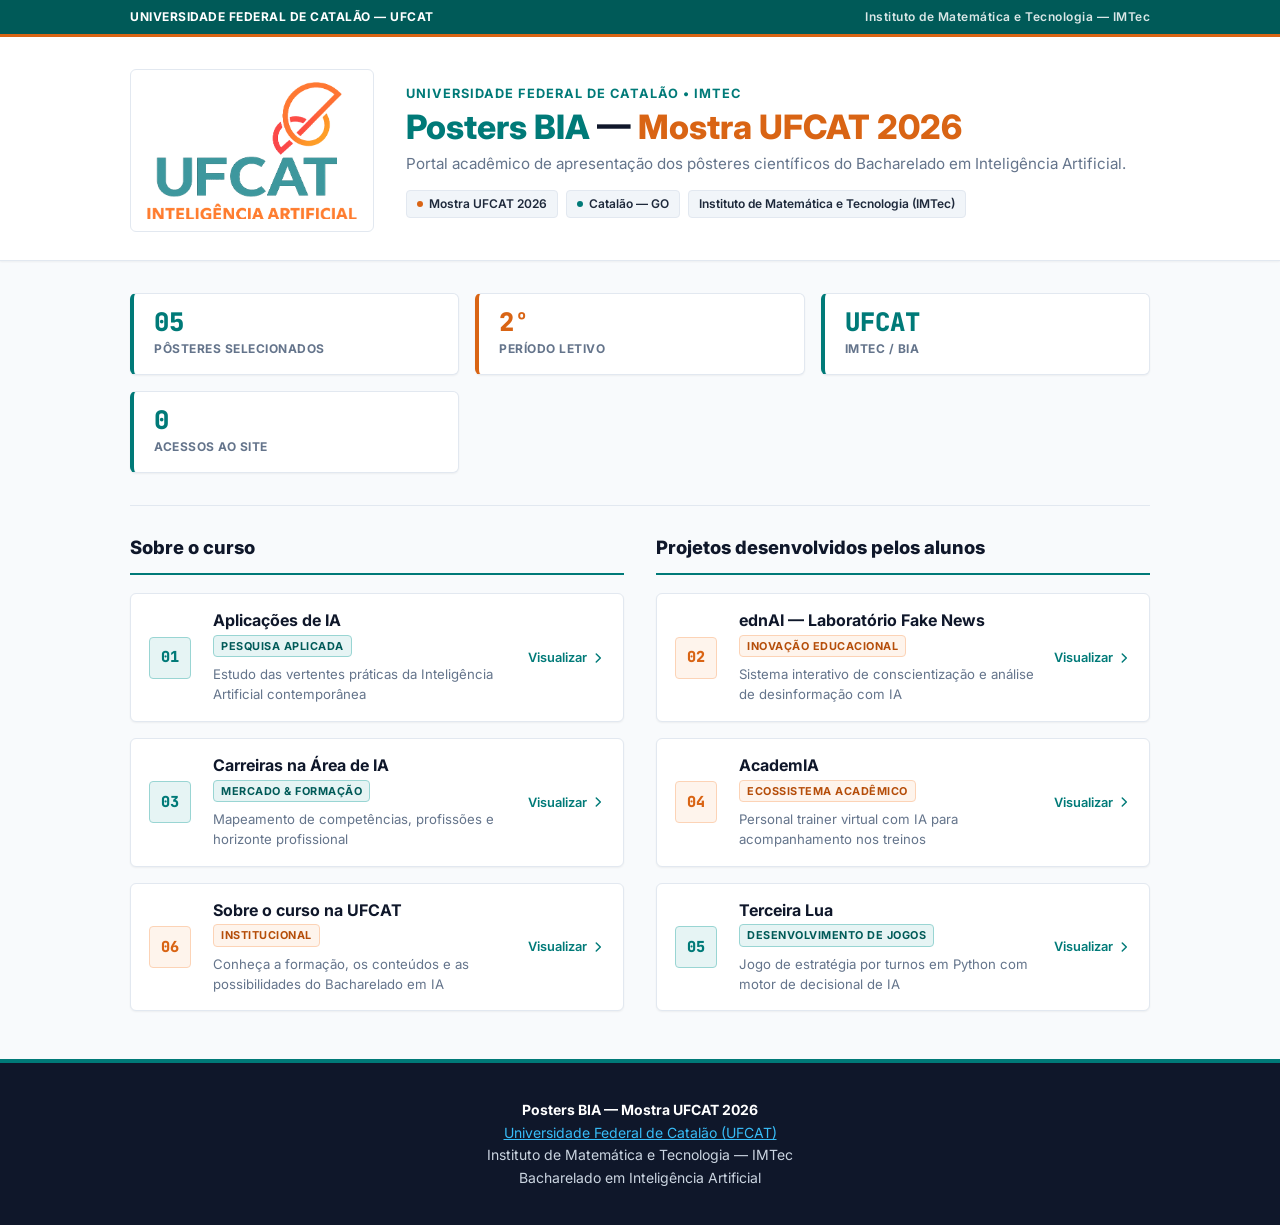
<file: index.html>
<!DOCTYPE html>
<html lang="pt-BR">

<head>
    <meta charset="UTF-8">
    <meta name="viewport" content="width=device-width, initial-scale=1.0">
    <meta name="description"
        content="Portal Acadêmico dos Pôsteres da Mostra UFCAT 2026 — Bacharelado em Inteligência Artificial. Universidade Federal de Catalão.">
    <meta name="robots" content="noindex, nofollow">
    <title>Posters BIA — Mostra UFCAT 2026</title>
    <link rel="preconnect" href="https://fonts.googleapis.com">
    <link rel="preconnect" href="https://fonts.gstatic.com" crossorigin>
    <link
        href="https://fonts.googleapis.com/css2?family=Inter:wght@400;500;600;700;800;900&family=JetBrains+Mono:wght@500;700&display=swap"
        rel="stylesheet">
    <link rel="stylesheet" href="style.css">
    <script async src="https://www.googletagmanager.com/gtag/js?id=G-COLOCAREI_O_ID_AQUI"></script>
    <script>
        window.dataLayer = window.dataLayer || [];
        function gtag() { dataLayer.push(arguments); }
        gtag('js', new Date());
        gtag('config', 'G-COLOCAREI_O_ID_AQUI');
    </script>
</head>

<body oncontextmenu="return false;" ondragstart="return false;" onselectstart="return false;">

    <!-- Topbar Institucional -->
    <div class="gov-bar">
        <div class="container">
            <span class="gov-brand">UNIVERSIDADE FEDERAL DE CATALÃO — UFCAT</span>
            <span class="gov-dept">Instituto de Matemática e Tecnologia — IMTec</span>
        </div>
    </div>

    <!-- Cabeçalho Institucional -->
    <header class="header">
        <div class="container">
            <div class="header-content">
                <!-- Marca Oficial UFCAT -->
                <div class="logo-wrapper">
                    <img src="ufcat-logo-transparent.png"
                        alt="Logo Oficial UFCAT — Bacharelado em Inteligência Artificial" class="official-logo">
                </div>

                <!-- Textos Principais -->
                <div class="header-text">
                    <div class="institution-tagline">Universidade Federal de Catalão • IMTec</div>
                    <h1 class="hero-title">
                        <span class="line-teal">Posters BIA</span> — <span class="line-orange">Mostra UFCAT 2026</span>
                    </h1>
                    <p class="hero-subtitle">
                        Portal acadêmico de apresentação dos pôsteres científicos do Bacharelado em Inteligência
                        Artificial.
                    </p>
                    <div class="info-chips">
                        <span class="chip">
                            <span class="chip-dot orange"></span>
                            Mostra UFCAT 2026
                        </span>
                        <span class="chip">
                            <span class="chip-dot teal"></span>
                            Catalão — GO
                        </span>
                        <span class="chip">
                            Instituto de Matemática e Tecnologia (IMTec)
                        </span>
                    </div>
                </div>
            </div>
        </div>
    </header>

    <!-- Conteúdo Principal -->
    <main class="main-content">
        <div class="container">

            <!-- Indicadores do Portal -->
            <div class="stats-row">
                <div class="stat-item">
                    <div class="stat-value teal">05</div>
                    <div class="stat-label">Pôsteres Selecionados</div>
                </div>
                <div class="stat-item orange-border">
                    <div class="stat-value orange">2º</div>
                    <div class="stat-label">Período Letivo</div>
                </div>
                <div class="stat-item">
                    <div class="stat-value teal">UFCAT</div>
                    <div class="stat-label">IMTec / BIA</div>
                </div>
                <div class="stat-item teal-border">
                    <div class="stat-value teal" id="counter-index">0</div>
                    <div class="stat-label">Acessos ao site</div>
                </div>
            </div>

            <div class="divider"></div>

            <!-- Grade de 2 Colunas de Pôsteres -->
            <div class="columns-grid">

                <!-- COLUNA 1: SOBRE O CURSO -->
                <section class="column-section">
                    <div class="section-header">
                        <h2 class="section-label">Sobre o curso</h2>
                    </div>

                    <div class="poster-list">

                        <!-- Pôster 01 -->
                        <a href="view-aplicacoes-ia.html" class="poster-card" id="poster-1">
                            <div class="card-num c-teal">01</div>
                            <div class="card-info">
                                <div class="card-title">Aplicações de IA</div>
                                <div class="card-desc">
                                    <span class="tag tag-ufcat">Pesquisa Aplicada</span>
                                    <span>Estudo das vertentes práticas da Inteligência Artificial contemporânea</span>
                                </div>
                            </div>
                            <div class="card-arrow">
                                <span>Visualizar</span>
                                <svg xmlns="http://www.w3.org/2000/svg" fill="none" viewBox="0 0 24 24"
                                    stroke="currentColor" stroke-width="2.5">
                                    <path stroke-linecap="round" stroke-linejoin="round" d="M9 5l7 7-7 7" />
                                </svg>
                            </div>
                        </a>

                        <!-- Pôster 03 -->
                        <a href="view-carreiras-ia.html" class="poster-card" id="poster-3">
                            <div class="card-num c-teal">03</div>
                            <div class="card-info">
                                <div class="card-title">Carreiras na Área de IA</div>
                                <div class="card-desc">
                                    <span class="tag tag-ufcat">Mercado & Formação</span>
                                    <span>Mapeamento de competências, profissões e horizonte profissional</span>
                                </div>
                            </div>
                            <div class="card-arrow">
                                <span>Visualizar</span>
                                <svg xmlns="http://www.w3.org/2000/svg" fill="none" viewBox="0 0 24 24"
                                    stroke="currentColor" stroke-width="2.5">
                                    <path stroke-linecap="round" stroke-linejoin="round" d="M9 5l7 7-7 7" />
                                </svg>
                            </div>
                        </a>

                        <!-- Módulo Institucional -->
                        <a href="view-sobre-curso-ufcat.html" class="poster-card" id="poster-6">
                            <div class="card-num c-orange">06</div>
                            <div class="card-info">
                                <div class="card-title">Sobre o curso na UFCAT</div>
                                <div class="card-desc">
                                    <span class="tag tag-orange">Institucional</span>
                                    <span>Conheça a formação, os conteúdos e as possibilidades do Bacharelado em IA</span>
                                </div>
                            </div>
                            <div class="card-arrow">
                                <span>Visualizar</span>
                                <svg xmlns="http://www.w3.org/2000/svg" fill="none" viewBox="0 0 24 24"
                                    stroke="currentColor" stroke-width="2.5">
                                    <path stroke-linecap="round" stroke-linejoin="round" d="M9 5l7 7-7 7" />
                                </svg>
                            </div>
                        </a>

                    </div>
                </section>

                <!-- COLUNA 2: PROJETOS DESENVOLVIDOS PELOS ALUNOS -->
                <section class="column-section">
                    <div class="section-header">
                        <h2 class="section-label">Projetos desenvolvidos pelos alunos</h2>
                    </div>

                    <div class="poster-list">

                        <!-- Pôster 02 -->
                        <a href="view-ednai.html" class="poster-card" id="poster-2">
                            <div class="card-num c-orange">02</div>
                            <div class="card-info">
                                <div class="card-title">ednAI — Laboratório Fake News</div>
                                <div class="card-desc">
                                    <span class="tag tag-orange">Inovação Educacional</span>
                                    <span>Sistema interativo de conscientização e análise de desinformação com IA</span>
                                </div>
                            </div>
                            <div class="card-arrow">
                                <span>Visualizar</span>
                                <svg xmlns="http://www.w3.org/2000/svg" fill="none" viewBox="0 0 24 24"
                                    stroke="currentColor" stroke-width="2.5">
                                    <path stroke-linecap="round" stroke-linejoin="round" d="M9 5l7 7-7 7" />
                                </svg>
                            </div>
                        </a>

                        <!-- Pôster 04 -->
                        <a href="view-academia.html" class="poster-card" id="poster-4">
                            <div class="card-num c-orange">04</div>
                            <div class="card-info">
                                <div class="card-title">AcademIA</div>
                                <div class="card-desc">
                                    <span class="tag tag-orange">Ecossistema Acadêmico</span>
                                    <span>Personal trainer virtual com IA para acompanhamento nos treinos</span>
                                </div>
                            </div>
                            <div class="card-arrow">
                                <span>Visualizar</span>
                                <svg xmlns="http://www.w3.org/2000/svg" fill="none" viewBox="0 0 24 24"
                                    stroke="currentColor" stroke-width="2.5">
                                    <path stroke-linecap="round" stroke-linejoin="round" d="M9 5l7 7-7 7" />
                                </svg>
                            </div>
                        </a>

                        <!-- Pôster 05 -->
                        <a href="view-terceira-lua.html" class="poster-card" id="poster-5">
                            <div class="card-num c-teal">05</div>
                            <div class="card-info">
                                <div class="card-title">Terceira Lua</div>
                                <div class="card-desc">
                                    <span class="tag tag-ufcat">Desenvolvimento de Jogos</span>
                                    <span>Jogo de estratégia por turnos em Python com motor de decisional de IA</span>
                                </div>
                            </div>
                            <div class="card-arrow">
                                <span>Visualizar</span>
                                <svg xmlns="http://www.w3.org/2000/svg" fill="none" viewBox="0 0 24 24"
                                    stroke="currentColor" stroke-width="2.5">
                                    <path stroke-linecap="round" stroke-linejoin="round" d="M9 5l7 7-7 7" />
                                </svg>
                            </div>
                        </a>

                    </div>
                </section>

            </div>

        </div>
    </main>

    <!-- Rodapé Institucional -->
    <footer class="footer">
        <div class="container">
            <p>
                <strong>Posters BIA — Mostra UFCAT 2026</strong><br>
                <a href="https://ufcat.edu.br" target="_blank" rel="noopener">Universidade Federal de Catalão
                    (UFCAT)</a><br>
                Instituto de Matemática e Tecnologia — IMTec<br>
                Bacharelado em Inteligência Artificial
            </p>
        </div>
    </footer>

    <script>
        document.addEventListener('contextmenu', function (e) { e.preventDefault(); });
        document.addEventListener('keydown', function (e) {
            if ((e.ctrlKey || e.metaKey) && (e.key === 's' || e.key === 'S' || e.key === 'p' || e.key === 'P' || e.key === 'u' || e.key === 'U')) {
                e.preventDefault();
            }
        });
    </script>
    <script src="counter.js"></script>
</body>

</html>
</file>
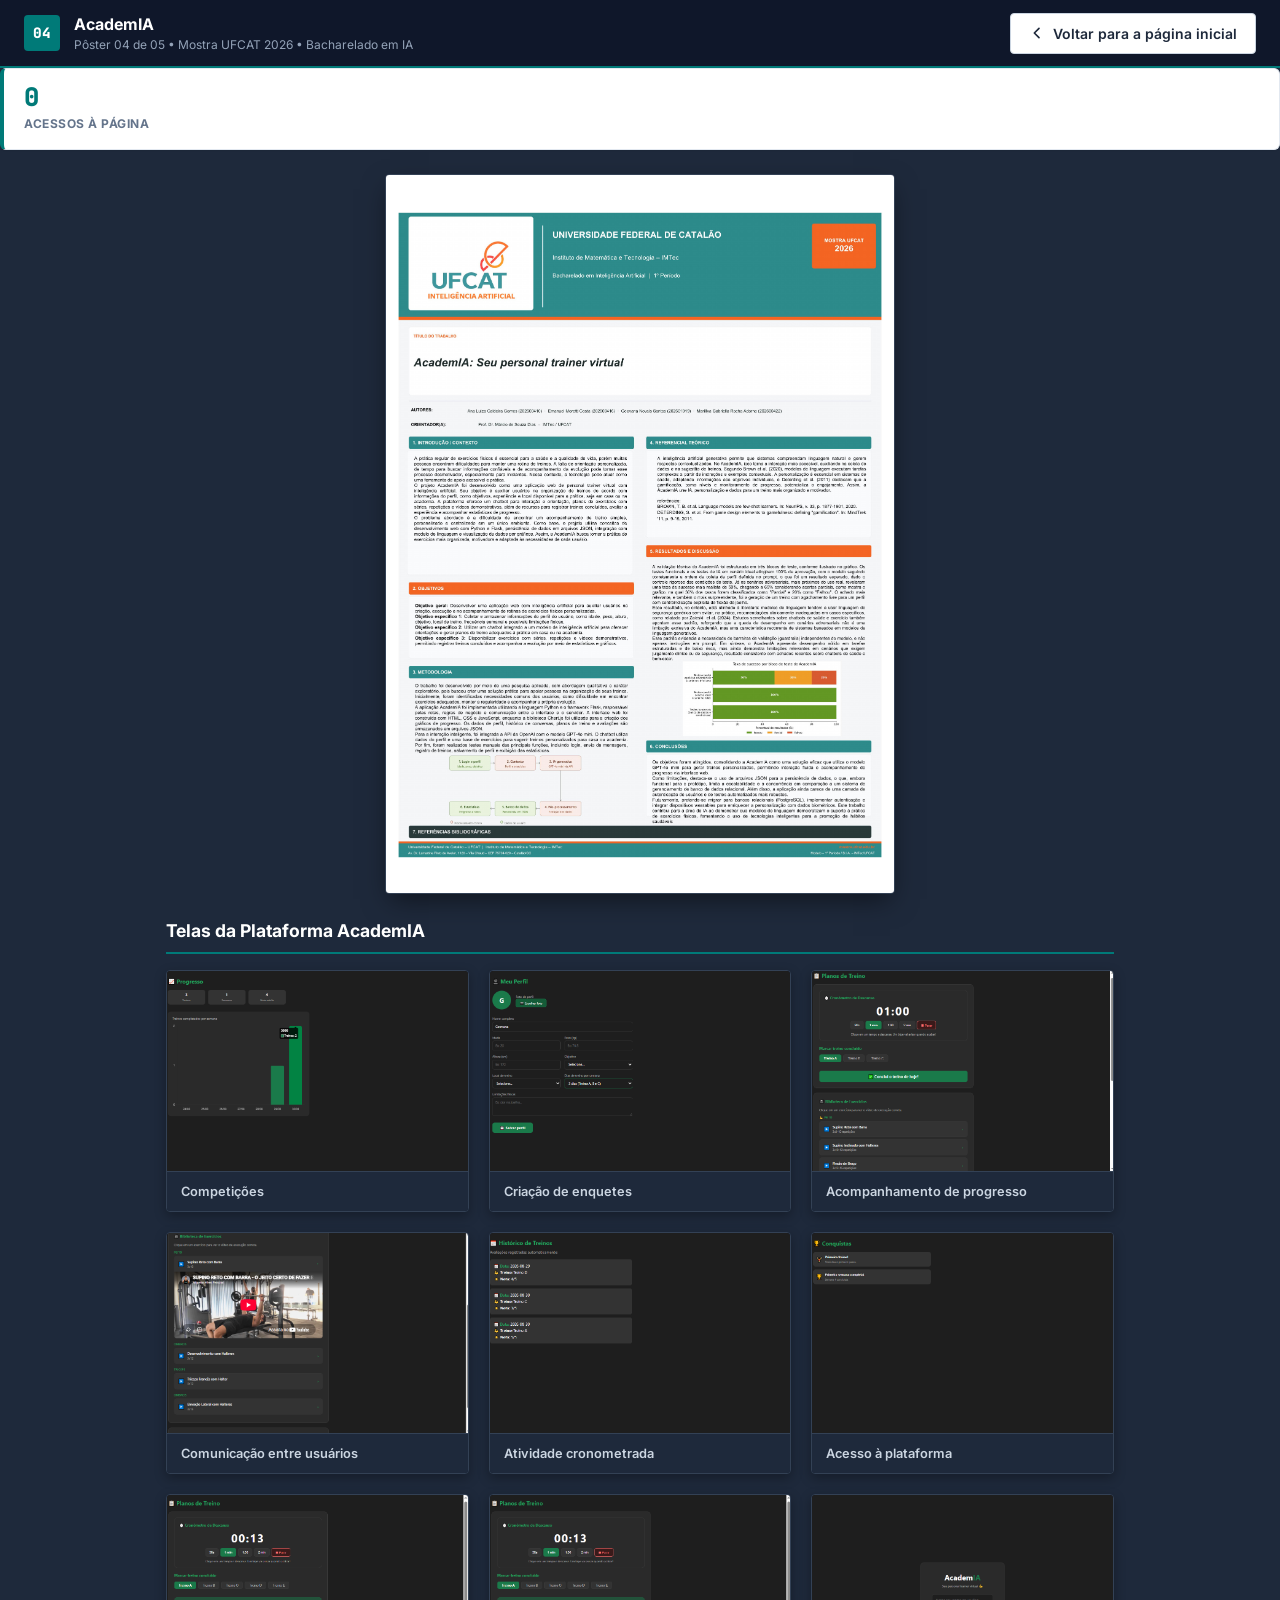
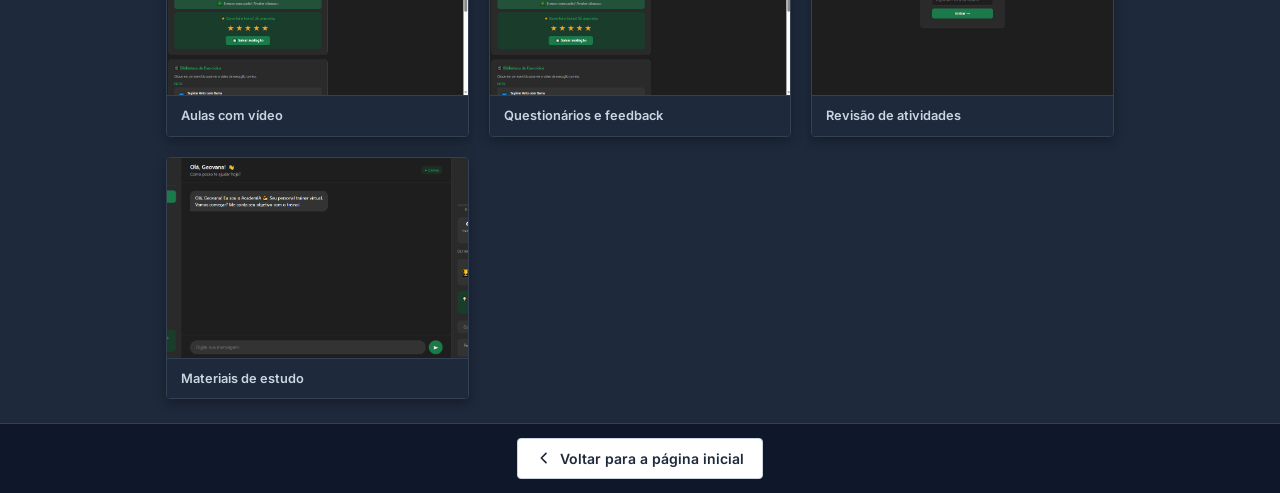
<file: view-academia.html>
<!DOCTYPE html>
<html lang="pt-BR">
<head>
    <meta charset="UTF-8">
    <meta name="viewport" content="width=device-width, initial-scale=1.0">
    <meta name="description" content="Pôster: AcademIA — Mostra UFCAT 2026">
    <meta name="robots" content="noindex, nofollow">
    <title>AcademIA — Posters BIA | Mostra UFCAT 2026</title>
    <link rel="preconnect" href="https://fonts.googleapis.com">
    <link rel="preconnect" href="https://fonts.gstatic.com" crossorigin>
    <link href="https://fonts.googleapis.com/css2?family=Inter:wght@400;500;600;700;800;900&family=JetBrains+Mono:wght@500;700&display=swap" rel="stylesheet">
    <link rel="stylesheet" href="style.css">
<script async src="https://www.googletagmanager.com/gtag/js?id=G-COLOCAREI_O_ID_AQUI"></script>
<script>
  window.dataLayer = window.dataLayer || [];
  function gtag(){dataLayer.push(arguments);}
  gtag('js', new Date());
  gtag('config', 'G-COLOCAREI_O_ID_AQUI');
</script>
</head>
<body oncontextmenu="return false;" ondragstart="return false;" onselectstart="return false;">

    <div class="viewer-page">

        <!-- Barra Superior do Visualizador -->
        <nav class="viewer-topbar">
            <div class="topbar-left">
                <span class="poster-number">04</span>
                <div>
                    <div class="topbar-title">AcademIA</div>
                    <div class="topbar-subtitle">Pôster 04 de 05 • Mostra UFCAT 2026 • Bacharelado em IA</div>
                </div>
            </div>
            <div>
                <a href="index.html" class="btn btn-back">
                    <svg xmlns="http://www.w3.org/2000/svg" width="16" height="16" fill="none" viewBox="0 0 24 24" stroke="currentColor" stroke-width="2.5"><path stroke-linecap="round" stroke-linejoin="round" d="M15 19l-7-7 7-7"/></svg>
                    Voltar para a página inicial
                </a>
            </div>
        </nav>
    <div class="stat-item teal-border">
        <div class="stat-value teal" id="counter-view-academia">0</div>
        <div class="stat-label">Acessos à página</div>
    </div>

        <!-- Exibição do Pôster -->
        <div class="poster-viewport">
            <div class="poster-frame">
                <div class="poster-protection-overlay"></div>
                <img src="img-academia.jpg" alt="Pôster: AcademIA — Mostra UFCAT 2026" draggable="false">
            </div>
        </div>

        <!-- Galeria de Telas do AcademIA -->
        <div class="content-section-block">
            <h3 class="section-subheading">Telas da Plataforma AcademIA</h3>
            <div class="game-gallery-grid">
                <div class="game-gallery-card"><img src="imagens_novas/academIA/2026-08-30 (13).png" alt="Tela de competições da plataforma AcademIA"><div class="game-gallery-caption">Competições</div></div>
                <div class="game-gallery-card"><img src="imagens_novas/academIA/2026-08-30 (12).png" alt="Tela de criação de enquete da plataforma AcademIA"><div class="game-gallery-caption">Criação de enquetes</div></div>
                <div class="game-gallery-card"><img src="imagens_novas/academIA/2026-08-30 (2) (Cópia).png" alt="Tela de progresso da plataforma AcademIA"><div class="game-gallery-caption">Acompanhamento de progresso</div></div>
                <div class="game-gallery-card"><img src="imagens_novas/academIA/2026-08-30 (5).png" alt="Tela de conversa da plataforma AcademIA"><div class="game-gallery-caption">Comunicação entre usuários</div></div>
                <div class="game-gallery-card"><img src="imagens_novas/academIA/2026-08-30 (8).png" alt="Atividade cronometrada da plataforma AcademIA"><div class="game-gallery-caption">Atividade cronometrada</div></div>
                <div class="game-gallery-card"><img src="imagens_novas/academIA/2026-08-30 (11).png" alt="Tela de acesso da plataforma AcademIA"><div class="game-gallery-caption">Acesso à plataforma</div></div>
                <div class="game-gallery-card"><img src="imagens_novas/academIA/2026-08-30 (6).png" alt="Aula com vídeo na plataforma AcademIA"><div class="game-gallery-caption">Aulas com vídeo</div></div>
                <div class="game-gallery-card"><img src="imagens_novas/academIA/2026-08-30 (6) (Cópia).png" alt="Questionário da plataforma AcademIA"><div class="game-gallery-caption">Questionários e feedback</div></div>
                <div class="game-gallery-card"><img src="imagens_novas/academIA/2026-08-30 (4).png" alt="Revisão de questionário da plataforma AcademIA"><div class="game-gallery-caption">Revisão de atividades</div></div>
                <div class="game-gallery-card"><img src="imagens_novas/academIA/2026-08-30 (1).png" alt="Materiais de estudo na plataforma AcademIA"><div class="game-gallery-caption">Materiais de estudo</div></div>
            </div>
        </div>

        <!-- Rodapé do Visualizador -->
        <div class="viewer-bottom">
            <a href="index.html" class="btn btn-back">
                <svg xmlns="http://www.w3.org/2000/svg" width="16" height="16" fill="none" viewBox="0 0 24 24" stroke="currentColor" stroke-width="2.5"><path stroke-linecap="round" stroke-linejoin="round" d="M15 19l-7-7 7-7"/></svg>
                Voltar para a página inicial
            </a>
        </div>

    </div>

    <script>
        document.addEventListener('keydown', function(e) {
            if ((e.ctrlKey || e.metaKey) && (e.key === 's' || e.key === 'S' || e.key === 'p' || e.key === 'P' || e.key === 'u' || e.key === 'U')) {
                e.preventDefault();
            }
            if (e.key === 'F12' || ((e.ctrlKey || e.metaKey) && e.shiftKey && (e.key === 'I' || e.key === 'i' || e.key === 'J' || e.key === 'j' || e.key === 'C' || e.key === 'c'))) {
                e.preventDefault();
            }
        });
        document.addEventListener('contextmenu', function(e) { e.preventDefault(); });
    </script>
    <script src="counter.js"></script>
</body>
</html>
</file>
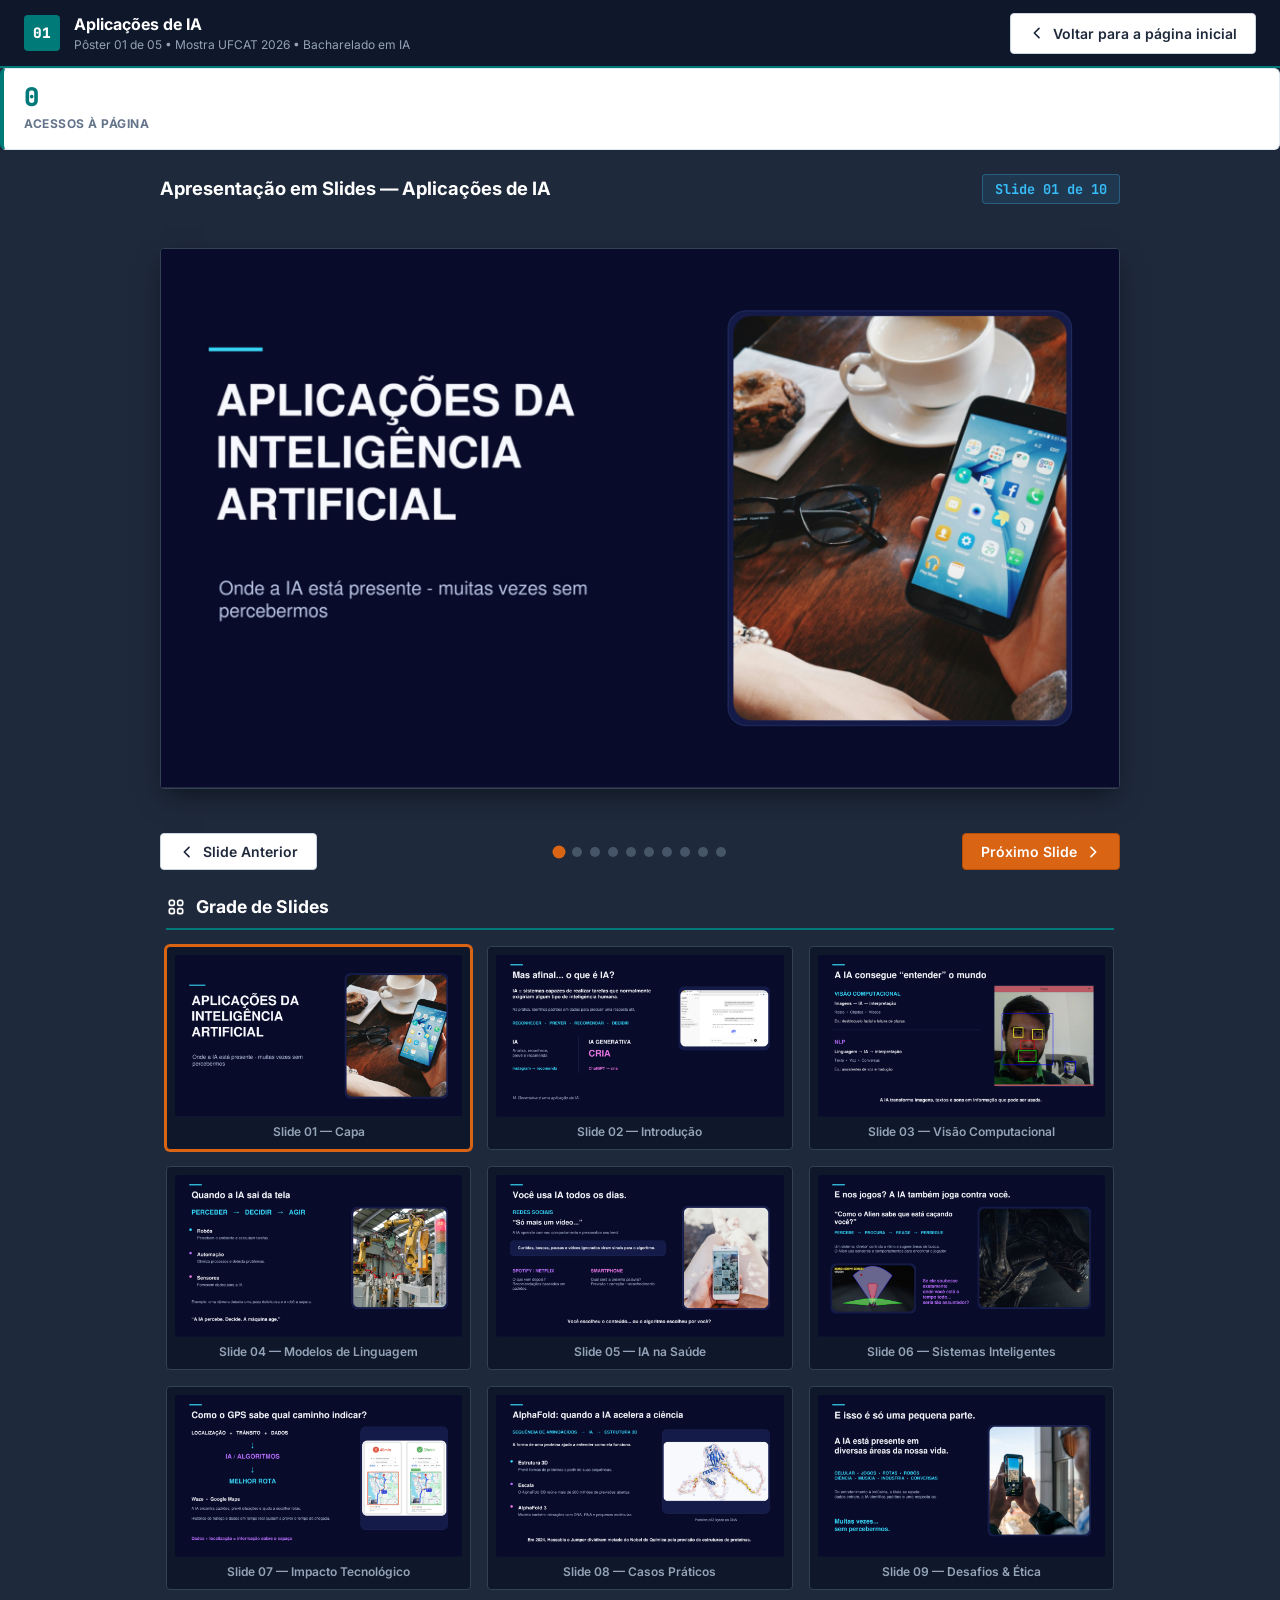
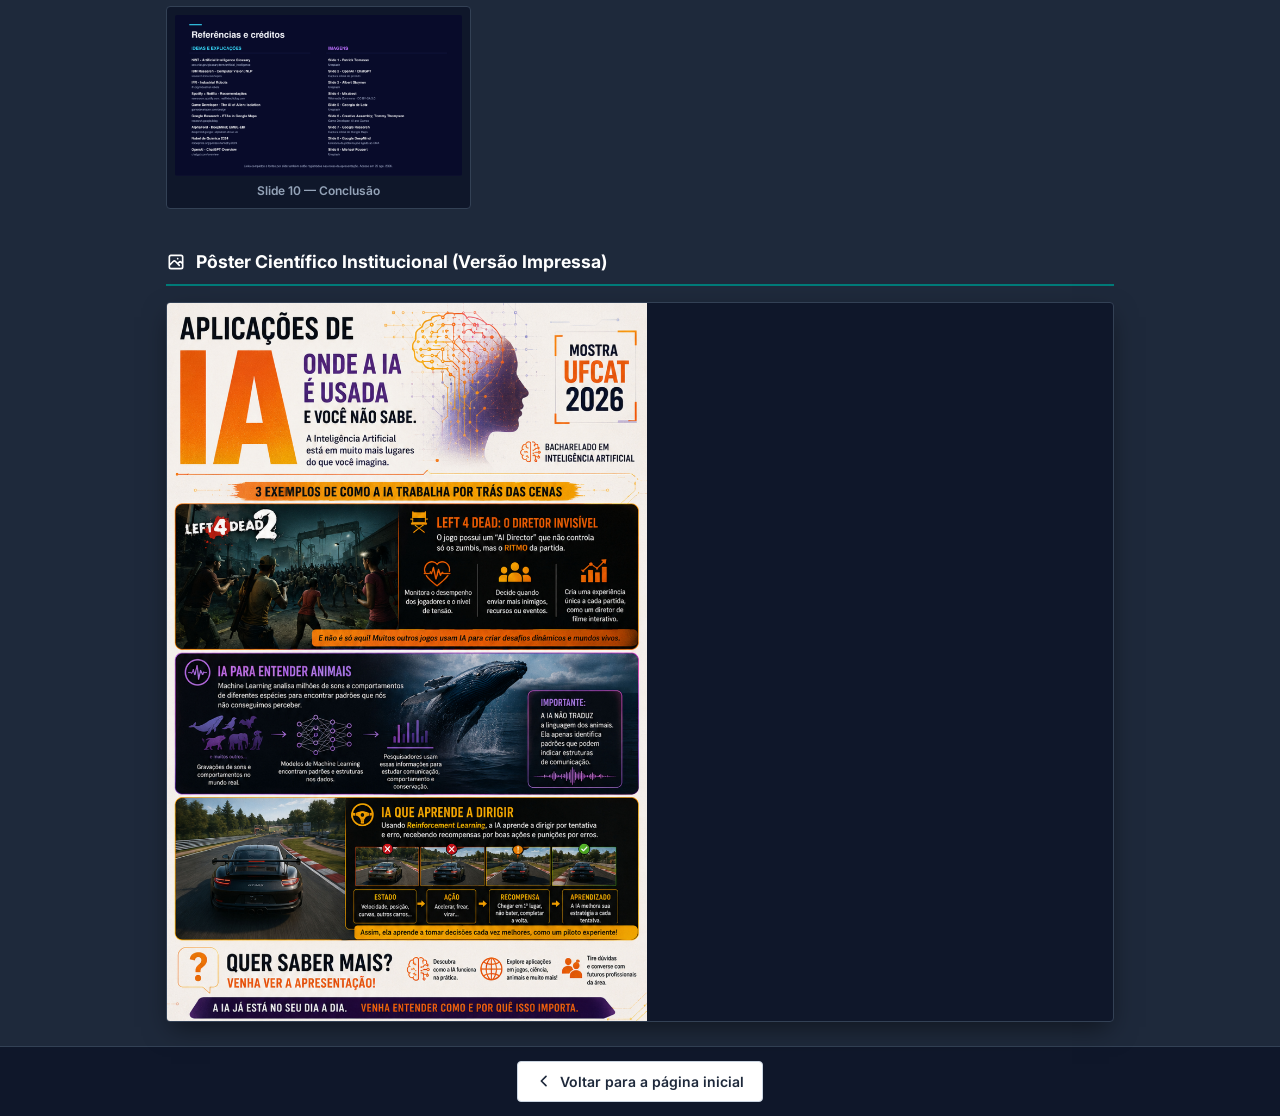
<file: view-aplicacoes-ia.html>
<!DOCTYPE html>
<html lang="pt-BR">
<head>
    <meta charset="UTF-8">
    <meta name="viewport" content="width=device-width, initial-scale=1.0">
    <meta name="description" content="Apresentação e Pôster: Aplicações de IA — Mostra UFCAT 2026">
    <meta name="robots" content="noindex, nofollow">
    <title>Aplicações de IA — Posters BIA | Mostra UFCAT 2026</title>
    <link rel="preconnect" href="https://fonts.googleapis.com">
    <link rel="preconnect" href="https://fonts.gstatic.com" crossorigin>
    <link href="https://fonts.googleapis.com/css2?family=Inter:wght@400;500;600;700;800;900&family=JetBrains+Mono:wght@500;700&display=swap" rel="stylesheet">
    <link rel="stylesheet" href="style.css">
<script async src="https://www.googletagmanager.com/gtag/js?id=G-COLOCAREI_O_ID_AQUI"></script>
<script>
  window.dataLayer = window.dataLayer || [];
  function gtag(){dataLayer.push(arguments);}
  gtag('js', new Date());
  gtag('config', 'G-COLOCAREI_O_ID_AQUI');
</script>
</head>
<body oncontextmenu="return false;" ondragstart="return false;" onselectstart="return false;">

    <div class="viewer-page">

        <!-- Barra Superior do Visualizador -->
        <nav class="viewer-topbar">
            <div class="topbar-left">
                <span class="poster-number">01</span>
                <div>
                    <div class="topbar-title">Aplicações de IA</div>
                    <div class="topbar-subtitle">Pôster 01 de 05 • Mostra UFCAT 2026 • Bacharelado em IA</div>
                </div>
            </div>
            <div>
                <a href="index.html" class="btn btn-back">
                    <svg xmlns="http://www.w3.org/2000/svg" width="16" height="16" fill="none" viewBox="0 0 24 24" stroke="currentColor" stroke-width="2.5"><path stroke-linecap="round" stroke-linejoin="round" d="M15 19l-7-7 7-7"/></svg>
                    Voltar para a página inicial
                </a>
            </div>
        </nav>
    <div class="stat-item teal-border">
        <div class="stat-value teal" id="counter-view-aplicacoes-ia">0</div>
        <div class="stat-label">Acessos à página</div>
    </div>

        <!-- PRIMEIRA PARTE: Visualizador Interativo de Slides -->
        <div class="poster-viewport">
            <div class="viewer-section-header">
                <h2 class="viewer-section-title">Apresentação em Slides — Aplicações de IA</h2>
                <span class="slide-indicator" id="slide-indicator">Slide 01 de 10</span>
            </div>

            <div class="poster-frame slide-frame">
                <div class="poster-protection-overlay"></div>
                <img id="active-slide-img" src="aplicacoes-ia-slide-01.png" alt="Slide 01 — Aplicações de IA" draggable="false">
            </div>

            <div class="slide-nav-controls">
                <button type="button" class="btn btn-back" id="btn-prev-slide" onclick="changeSlide(-1)">
                    <svg xmlns="http://www.w3.org/2000/svg" width="16" height="16" fill="none" viewBox="0 0 24 24" stroke="currentColor" stroke-width="2.5"><path stroke-linecap="round" stroke-linejoin="round" d="M15 19l-7-7 7-7"/></svg>
                    Slide Anterior
                </button>

                <div class="slide-dots" id="slide-dots">
                    <!-- Gerado por JS para os 10 slides -->
                </div>

                <button type="button" class="btn btn-primary" id="btn-next-slide" onclick="changeSlide(1)">
                    Próximo Slide
                    <svg xmlns="http://www.w3.org/2000/svg" width="16" height="16" fill="none" viewBox="0 0 24 24" stroke="currentColor" stroke-width="2.5"><path stroke-linecap="round" stroke-linejoin="round" d="M9 5l7 7-7 7"/></svg>
                </button>
            </div>
        </div>

        <!-- Grade de Slides da Apresentação -->
        <div class="content-section-block">
            <h3 class="section-subheading">
                <svg xmlns="http://www.w3.org/2000/svg" width="20" height="20" fill="none" viewBox="0 0 24 24" stroke="currentColor" stroke-width="2"><path stroke-linecap="round" stroke-linejoin="round" d="M4 6a2 2 0 012-2h2a2 2 0 012 2v2a2 2 0 01-2 2H6a2 2 0 01-2-2V6zM14 6a2 2 0 012-2h2a2 2 0 012 2v2a2 2 0 01-2 2h-2a2 2 0 01-2-2V6zM4 16a2 2 0 012-2h2a2 2 0 012 2v2a2 2 0 01-2 2H6a2 2 0 01-2-2v-2zM14 16a2 2 0 012-2h2a2 2 0 012 2v2a2 2 0 01-2 2h-2a2 2 0 01-2-2v-2z" /></svg>
                Grade de Slides
            </h3>

            <div class="pdf-pages-grid">
                <div class="pdf-page-card active-card" onclick="goToSlide(1)">
                    <img src="aplicacoes-ia-slide-01.png" alt="Slide 01">
                    <div class="pdf-page-caption">Slide 01 — Capa</div>
                </div>
                <div class="pdf-page-card" onclick="goToSlide(2)">
                    <img src="aplicacoes-ia-slide-02.png" alt="Slide 02">
                    <div class="pdf-page-caption">Slide 02 — Introdução</div>
                </div>
                <div class="pdf-page-card" onclick="goToSlide(3)">
                    <img src="aplicacoes-ia-slide-03.png" alt="Slide 03">
                    <div class="pdf-page-caption">Slide 03 — Visão Computacional</div>
                </div>
                <div class="pdf-page-card" onclick="goToSlide(4)">
                    <img src="aplicacoes-ia-slide-04.png" alt="Slide 04">
                    <div class="pdf-page-caption">Slide 04 — Modelos de Linguagem</div>
                </div>
                <div class="pdf-page-card" onclick="goToSlide(5)">
                    <img src="aplicacoes-ia-slide-05.png" alt="Slide 05">
                    <div class="pdf-page-caption">Slide 05 — IA na Saúde</div>
                </div>
                <div class="pdf-page-card" onclick="goToSlide(6)">
                    <img src="aplicacoes-ia-slide-06.png" alt="Slide 06">
                    <div class="pdf-page-caption">Slide 06 — Sistemas Inteligentes</div>
                </div>
                <div class="pdf-page-card" onclick="goToSlide(7)">
                    <img src="aplicacoes-ia-slide-07.png" alt="Slide 07">
                    <div class="pdf-page-caption">Slide 07 — Impacto Tecnológico</div>
                </div>
                <div class="pdf-page-card" onclick="goToSlide(8)">
                    <img src="aplicacoes-ia-slide-08.png" alt="Slide 08">
                    <div class="pdf-page-caption">Slide 08 — Casos Práticos</div>
                </div>
                <div class="pdf-page-card" onclick="goToSlide(9)">
                    <img src="aplicacoes-ia-slide-09.png" alt="Slide 09">
                    <div class="pdf-page-caption">Slide 09 — Desafios & Ética</div>
                </div>
                <div class="pdf-page-card" onclick="goToSlide(10)">
                    <img src="aplicacoes-ia-slide-10.png" alt="Slide 10">
                    <div class="pdf-page-caption">Slide 10 — Conclusão</div>
                </div>
            </div>

            <!-- AO FINAL: Imagem / Pôster Científico Completo que estava em aplicações de IA -->
            <h3 class="section-subheading" style="margin-top: 40px;">
                <svg xmlns="http://www.w3.org/2000/svg" width="20" height="20" fill="none" viewBox="0 0 24 24" stroke="currentColor" stroke-width="2"><path stroke-linecap="round" stroke-linejoin="round" d="M4 16l4.586-4.586a2 2 0 012.828 0L16 16m-2-2l1.586-1.586a2 2 0 012.828 0L20 14m-6-6h.01M6 20h12a2 2 0 002-2V6a2 2 0 00-2-2H6a2 2 0 00-2 2v12a2 2 0 002 2z" /></svg>
                Pôster Científico Institucional (Versão Impressa)
            </h3>
            <div class="poster-frame" style="margin-top: 16px;">
                <div class="poster-protection-overlay"></div>
                <img src="img-aplicacoes-ia.jpg" alt="Pôster: Aplicações de IA — Mostra UFCAT 2026" draggable="false">
            </div>
        </div>

        <!-- Rodapé do Visualizador -->
        <div class="viewer-bottom">
            <a href="index.html" class="btn btn-back">
                <svg xmlns="http://www.w3.org/2000/svg" width="16" height="16" fill="none" viewBox="0 0 24 24" stroke="currentColor" stroke-width="2.5"><path stroke-linecap="round" stroke-linejoin="round" d="M15 19l-7-7 7-7"/></svg>
                Voltar para a página inicial
            </a>
        </div>

    </div>

    <script>
        let currentSlide = 1;
        const totalSlides = 10;

        function renderDots() {
            const dotsContainer = document.getElementById('slide-dots');
            dotsContainer.innerHTML = '';
            for (let i = 1; i <= totalSlides; i++) {
                const dot = document.createElement('button');
                dot.className = `slide-dot ${i === currentSlide ? 'active' : ''}`;
                dot.title = `Ir para slide ${i}`;
                dot.onclick = () => goToSlide(i);
                dotsContainer.appendChild(dot);
            }
        }

        function goToSlide(slideNum) {
            if (slideNum < 1 || slideNum > totalSlides) return;
            currentSlide = slideNum;
            
            const slideImg = document.getElementById('active-slide-img');
            const formattedNum = String(currentSlide).padStart(2, '0');
            slideImg.src = `aplicacoes-ia-slide-${formattedNum}.png`;
            slideImg.alt = `Slide ${formattedNum} — Aplicações de IA`;
            
            document.getElementById('slide-indicator').textContent = `Slide ${formattedNum} de ${String(totalSlides).padStart(2, '0')}`;
            
            renderDots();

            // Atualiza destaque na grade
            const cards = document.querySelectorAll('.pdf-page-card');
            cards.forEach((card, idx) => {
                if (idx + 1 === currentSlide) {
                    card.classList.add('active-card');
                } else {
                    card.classList.remove('active-card');
                }
            });
        }

        function changeSlide(direction) {
            let next = currentSlide + direction;
            if (next < 1) next = totalSlides;
            if (next > totalSlides) next = 1;
            goToSlide(next);
        }

        document.addEventListener('DOMContentLoaded', () => {
            renderDots();
        });

        // Bloqueio de cópia e atalhos de desenvolvedor
        document.addEventListener('keydown', function(e) {
            if ((e.ctrlKey || e.metaKey) && (e.key === 's' || e.key === 'S' || e.key === 'p' || e.key === 'P' || e.key === 'u' || e.key === 'U')) {
                e.preventDefault();
            }
            if (e.key === 'F12' || ((e.ctrlKey || e.metaKey) && e.shiftKey && (e.key === 'I' || e.key === 'i' || e.key === 'J' || e.key === 'j' || e.key === 'C' || e.key === 'c'))) {
                e.preventDefault();
            }
        });
        document.addEventListener('contextmenu', function(e) { e.preventDefault(); });
    </script>
    <script src="counter.js"></script>
</body>
</html>
</file>
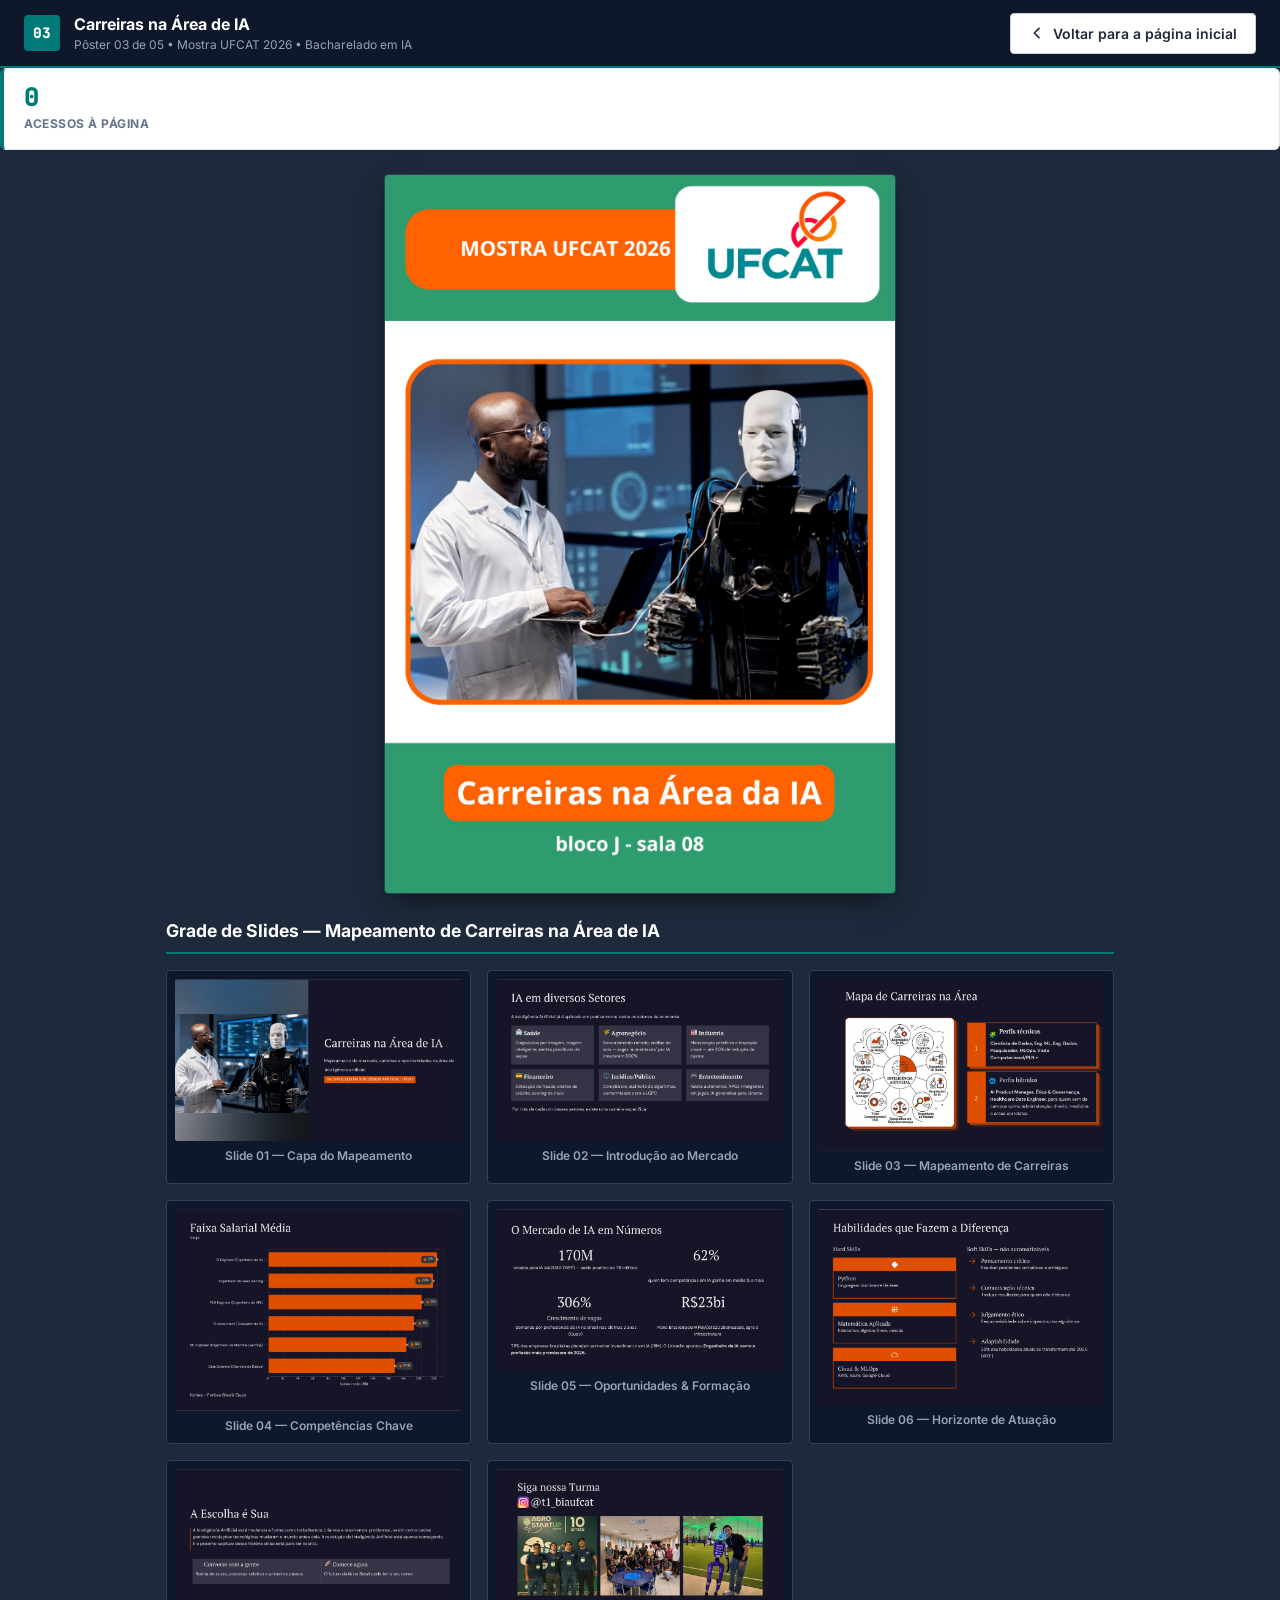
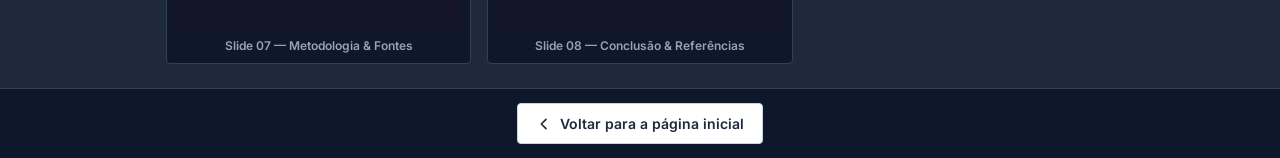
<file: view-carreiras-ia.html>
<!DOCTYPE html>
<html lang="pt-BR">
<head>
    <meta charset="UTF-8">
    <meta name="viewport" content="width=device-width, initial-scale=1.0">
    <meta name="description" content="Pôster e Apresentação: Carreiras na Área de IA — Mostra UFCAT 2026">
    <meta name="robots" content="noindex, nofollow">
    <title>Carreiras na Área de IA — Posters BIA | Mostra UFCAT 2026</title>
    <link rel="preconnect" href="https://fonts.googleapis.com">
    <link rel="preconnect" href="https://fonts.gstatic.com" crossorigin>
    <link href="https://fonts.googleapis.com/css2?family=Inter:wght@400;500;600;700;800;900&family=JetBrains+Mono:wght@500;700&display=swap" rel="stylesheet">
    <link rel="stylesheet" href="style.css">
<script async src="https://www.googletagmanager.com/gtag/js?id=G-COLOCAREI_O_ID_AQUI"></script>
<script>
  window.dataLayer = window.dataLayer || [];
  function gtag(){dataLayer.push(arguments);}
  gtag('js', new Date());
  gtag('config', 'G-COLOCAREI_O_ID_AQUI');
</script>
</head>
<body oncontextmenu="return false;" ondragstart="return false;" onselectstart="return false;">

    <div class="viewer-page">

        <!-- Barra Superior do Visualizador -->
        <nav class="viewer-topbar">
            <div class="topbar-left">
                <span class="poster-number">03</span>
                <div>
                    <div class="topbar-title">Carreiras na Área de IA</div>
                    <div class="topbar-subtitle">Pôster 03 de 05 • Mostra UFCAT 2026 • Bacharelado em IA</div>
                </div>
            </div>
            <div>
                <a href="index.html" class="btn btn-back">
                    <svg xmlns="http://www.w3.org/2000/svg" width="16" height="16" fill="none" viewBox="0 0 24 24" stroke="currentColor" stroke-width="2.5"><path stroke-linecap="round" stroke-linejoin="round" d="M15 19l-7-7 7-7"/></svg>
                    Voltar para a página inicial
                </a>
            </div>
        </nav>
    <div class="stat-item teal-border">
        <div class="stat-value teal" id="counter-view-carreiras-ia">0</div>
        <div class="stat-label">Acessos à página</div>
    </div>

        <!-- Exibição do Pôster Principal -->
        <div class="poster-viewport">
            <div class="poster-frame">
                <div class="poster-protection-overlay"></div>
                <img src="img-carreiras-ia.jpg" alt="Pôster: Carreiras na Área de IA — Mostra UFCAT 2026" draggable="false">
            </div>
        </div>

        <!-- Documento Complementar -->
        <div class="content-section-block">
            <h3 class="section-subheading">
                Grade de Slides — Mapeamento de Carreiras na Área de IA
            </h3>

            <!-- Grade de Slides -->
            <div class="pdf-pages-grid">
                <div class="pdf-page-card">
                    <img src="carreiras-pdf-page-1.png" alt="Slide 01 — Capa do Mapeamento">
                    <div class="pdf-page-caption">Slide 01 — Capa do Mapeamento</div>
                </div>
                <div class="pdf-page-card">
                    <img src="carreiras-pdf-page-2.png" alt="Slide 02 — Introdução ao Mercado">
                    <div class="pdf-page-caption">Slide 02 — Introdução ao Mercado</div>
                </div>
                <div class="pdf-page-card">
                    <img src="carreiras-pdf-page-3.png" alt="Slide 03 — Mapeamento de Carreiras">
                    <div class="pdf-page-caption">Slide 03 — Mapeamento de Carreiras</div>
                </div>
                <div class="pdf-page-card">
                    <img src="carreiras-pdf-page-4.png" alt="Slide 04 — Competências Chave">
                    <div class="pdf-page-caption">Slide 04 — Competências Chave</div>
                </div>
                <div class="pdf-page-card">
                    <img src="carreiras-pdf-page-5.png" alt="Slide 05 — Oportunidades & Formação">
                    <div class="pdf-page-caption">Slide 05 — Oportunidades & Formação</div>
                </div>
                <div class="pdf-page-card">
                    <img src="carreiras-pdf-page-6.png" alt="Slide 06 — Horizonte de Atuação">
                    <div class="pdf-page-caption">Slide 06 — Horizonte de Atuação</div>
                </div>
                <div class="pdf-page-card">
                    <img src="carreiras-pdf-page-7.png" alt="Slide 07 — Metodologia & Fontes">
                    <div class="pdf-page-caption">Slide 07 — Metodologia & Fontes</div>
                </div>
                <div class="pdf-page-card">
                    <img src="carreiras-pdf-page-8.png" alt="Slide 08 — Conclusão & Referências">
                    <div class="pdf-page-caption">Slide 08 — Conclusão & Referências</div>
                </div>
            </div>
        </div>

        <!-- Rodapé do Visualizador -->
        <div class="viewer-bottom">
            <a href="index.html" class="btn btn-back">
                <svg xmlns="http://www.w3.org/2000/svg" width="16" height="16" fill="none" viewBox="0 0 24 24" stroke="currentColor" stroke-width="2.5"><path stroke-linecap="round" stroke-linejoin="round" d="M15 19l-7-7 7-7"/></svg>
                Voltar para a página inicial
            </a>
        </div>

    </div>

    <script>
        document.addEventListener('keydown', function(e) {
            if ((e.ctrlKey || e.metaKey) && (e.key === 's' || e.key === 'S' || e.key === 'p' || e.key === 'P' || e.key === 'u' || e.key === 'U')) {
                e.preventDefault();
            }
            if (e.key === 'F12' || ((e.ctrlKey || e.metaKey) && e.shiftKey && (e.key === 'I' || e.key === 'i' || e.key === 'J' || e.key === 'j' || e.key === 'C' || e.key === 'c'))) {
                e.preventDefault();
            }
        });
        document.addEventListener('contextmenu', function(e) { e.preventDefault(); });
    </script>
    <script src="counter.js"></script>
</body>
</html>
</file>
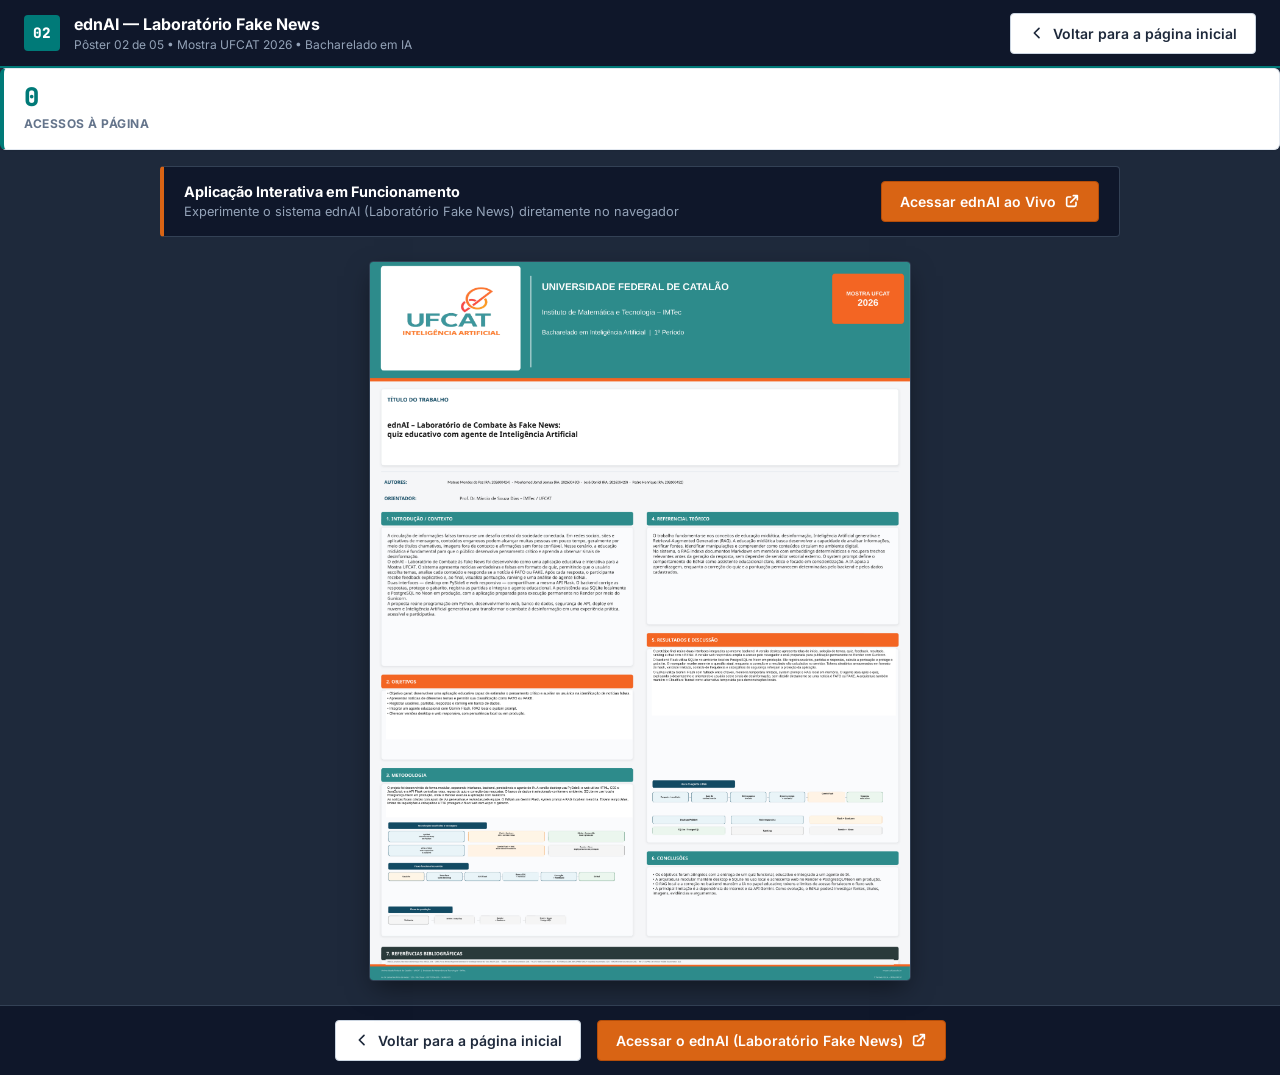
<file: view-ednai.html>
<!DOCTYPE html>
<html lang="pt-BR">
<head>
    <meta charset="UTF-8">
    <meta name="viewport" content="width=device-width, initial-scale=1.0">
    <meta name="description" content="Pôster: ednAI — Mostra UFCAT 2026">
    <meta name="robots" content="noindex, nofollow">
    <title>ednAI — Posters BIA | Mostra UFCAT 2026</title>
    <link rel="preconnect" href="https://fonts.googleapis.com">
    <link rel="preconnect" href="https://fonts.gstatic.com" crossorigin>
    <link href="https://fonts.googleapis.com/css2?family=Inter:wght@400;500;600;700;800;900&family=JetBrains+Mono:wght@500;700&display=swap" rel="stylesheet">
    <link rel="stylesheet" href="style.css">
<script async src="https://www.googletagmanager.com/gtag/js?id=G-COLOCAREI_O_ID_AQUI"></script>
<script>
  window.dataLayer = window.dataLayer || [];
  function gtag(){dataLayer.push(arguments);}
  gtag('js', new Date());
  gtag('config', 'G-COLOCAREI_O_ID_AQUI');
</script>
</head>
<body oncontextmenu="return false;" ondragstart="return false;" onselectstart="return false;">

    <div class="viewer-page">

        <!-- Barra Superior do Visualizador -->
        <nav class="viewer-topbar">
            <div class="topbar-left">
                <span class="poster-number">02</span>
                <div>
                    <div class="topbar-title">ednAI — Laboratório Fake News</div>
                    <div class="topbar-subtitle">Pôster 02 de 05 • Mostra UFCAT 2026 • Bacharelado em IA</div>
                </div>
            </div>
            <div>
                <a href="index.html" class="btn btn-back">
                    <svg xmlns="http://www.w3.org/2000/svg" width="16" height="16" fill="none" viewBox="0 0 24 24" stroke="currentColor" stroke-width="2.5"><path stroke-linecap="round" stroke-linejoin="round" d="M15 19l-7-7 7-7"/></svg>
                    Voltar para a página inicial
                </a>
            </div>
        </nav>
    <div class="stat-item teal-border">
        <div class="stat-value teal" id="counter-view-ednai">0</div>
        <div class="stat-label">Acessos à página</div>
    </div>

        <!-- Banner da Aplicação ao Vivo -->
        <div class="live-app-banner">
            <div>
                <div class="live-app-title">Aplicação Interativa em Funcionamento</div>
                <div class="live-app-desc">Experimente o sistema ednAI (Laboratório Fake News) diretamente no navegador</div>
            </div>
            <a href="https://ednai-laboratorio-fake-news.onrender.com/" target="_blank" rel="noopener" class="btn btn-primary">
                Acessar ednAI ao Vivo
                <svg xmlns="http://www.w3.org/2000/svg" width="16" height="16" fill="none" viewBox="0 0 24 24" stroke="currentColor" stroke-width="2.5"><path stroke-linecap="round" stroke-linejoin="round" d="M10 6H6a2 2 0 00-2 2v10a2 2 0 002 2h10a2 2 0 002-2v-4M14 4h6m0 0v6m0-6L10 14"/></svg>
            </a>
        </div>

        <!-- Exibição do Pôster -->
        <div class="poster-viewport">
            <div class="poster-frame">
                <div class="poster-protection-overlay"></div>
                <img src="img-ednai.jpg" alt="Pôster: ednAI — Mostra UFCAT 2026" draggable="false">
            </div>
        </div>

        <!-- Rodapé do Visualizador -->
        <div class="viewer-bottom">
            <a href="index.html" class="btn btn-back">
                <svg xmlns="http://www.w3.org/2000/svg" width="16" height="16" fill="none" viewBox="0 0 24 24" stroke="currentColor" stroke-width="2.5"><path stroke-linecap="round" stroke-linejoin="round" d="M15 19l-7-7 7-7"/></svg>
                Voltar para a página inicial
            </a>
            <a href="https://ednai-laboratorio-fake-news.onrender.com/" target="_blank" rel="noopener" class="btn btn-primary">
                Acessar o ednAI (Laboratório Fake News)
                <svg xmlns="http://www.w3.org/2000/svg" width="16" height="16" fill="none" viewBox="0 0 24 24" stroke="currentColor" stroke-width="2.5"><path stroke-linecap="round" stroke-linejoin="round" d="M10 6H6a2 2 0 00-2 2v10a2 2 0 002 2h10a2 2 0 002-2v-4M14 4h6m0 0v6m0-6L10 14"/></svg>
            </a>
        </div>

    </div>

    <script>
        document.addEventListener('keydown', function(e) {
            if ((e.ctrlKey || e.metaKey) && (e.key === 's' || e.key === 'S' || e.key === 'p' || e.key === 'P' || e.key === 'u' || e.key === 'U')) {
                e.preventDefault();
            }
            if (e.key === 'F12' || ((e.ctrlKey || e.metaKey) && e.shiftKey && (e.key === 'I' || e.key === 'i' || e.key === 'J' || e.key === 'j' || e.key === 'C' || e.key === 'c'))) {
                e.preventDefault();
            }
        });
        document.addEventListener('contextmenu', function(e) { e.preventDefault(); });
    </script>
    <script src="counter.js"></script>
</body>
</html>
</file>
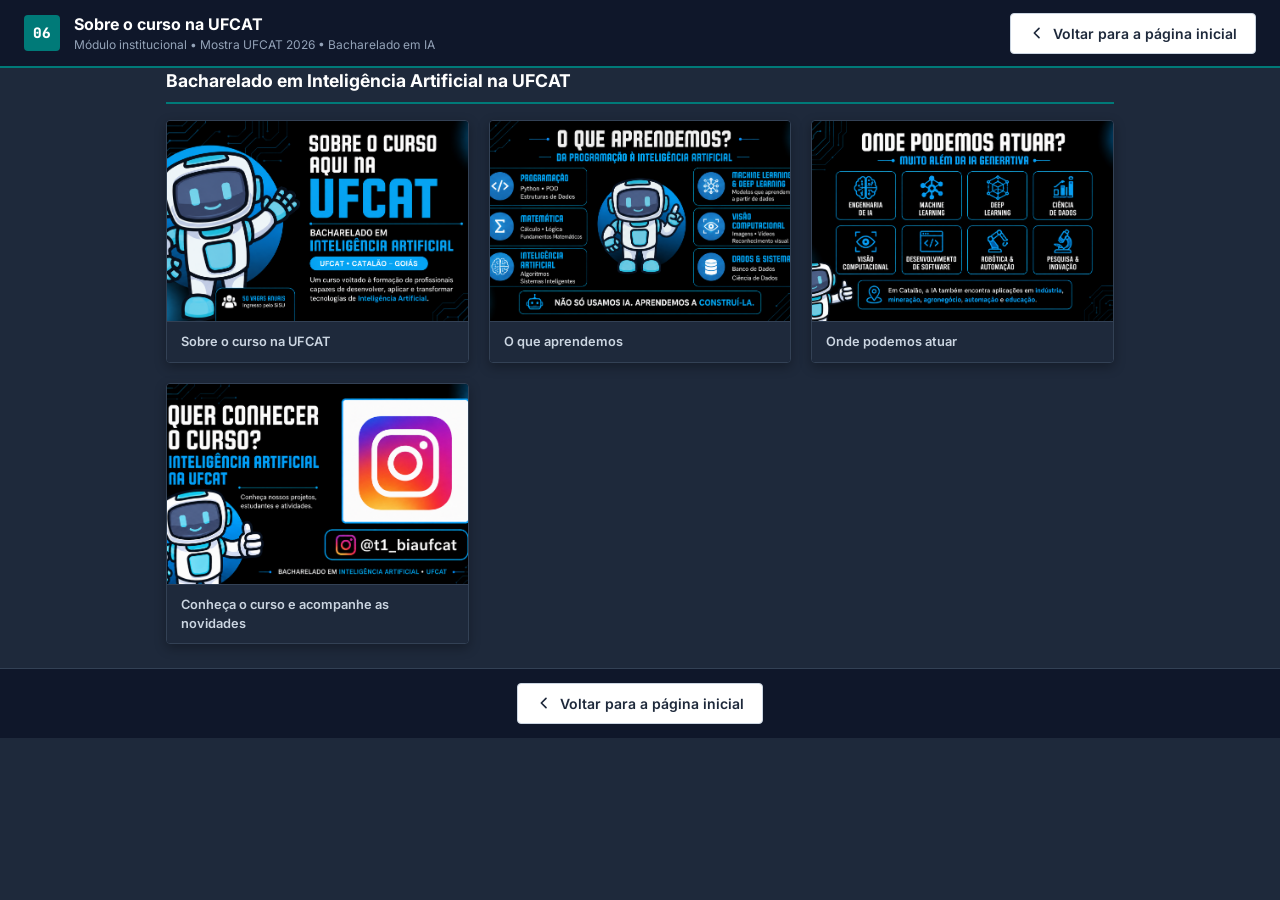
<file: view-sobre-curso-ufcat.html>
<!DOCTYPE html>
<html lang="pt-BR">
<head>
    <meta charset="UTF-8">
    <meta name="viewport" content="width=device-width, initial-scale=1.0">
    <meta name="description" content="Sobre o curso de Bacharelado em Inteligência Artificial na UFCAT">
    <meta name="robots" content="noindex, nofollow">
    <title>Sobre o curso na UFCAT — Posters BIA | Mostra UFCAT 2026</title>
    <link rel="preconnect" href="https://fonts.googleapis.com">
    <link rel="preconnect" href="https://fonts.gstatic.com" crossorigin>
    <link href="https://fonts.googleapis.com/css2?family=Inter:wght@400;500;600;700;800;900&family=JetBrains+Mono:wght@500;700&display=swap" rel="stylesheet">
    <link rel="stylesheet" href="style.css">
</head>
<body oncontextmenu="return false;" ondragstart="return false;" onselectstart="return false;">

    <div class="viewer-page">
        <nav class="viewer-topbar">
            <div class="topbar-left">
                <span class="poster-number">06</span>
                <div>
                    <div class="topbar-title">Sobre o curso na UFCAT</div>
                    <div class="topbar-subtitle">Módulo institucional • Mostra UFCAT 2026 • Bacharelado em IA</div>
                </div>
            </div>
            <div>
                <a href="index.html" class="btn btn-back">
                    <svg xmlns="http://www.w3.org/2000/svg" width="16" height="16" fill="none" viewBox="0 0 24 24" stroke="currentColor" stroke-width="2.5"><path stroke-linecap="round" stroke-linejoin="round" d="M15 19l-7-7 7-7"/></svg>
                    Voltar para a página inicial
                </a>
            </div>
        </nav>

        <div class="content-section-block">
            <h3 class="section-subheading">Bacharelado em Inteligência Artificial na UFCAT</h3>
            <div class="game-gallery-grid">
                <div class="game-gallery-card">
                    <img src="imagens_novas/BIA na UFCAT/ChatGPT Image 1 de set. de 2026, 07_52_38 (1).png" alt="Apresentação do Bacharelado em Inteligência Artificial na UFCAT">
                    <div class="game-gallery-caption">Sobre o curso na UFCAT</div>
                </div>
                <div class="game-gallery-card">
                    <img src="imagens_novas/BIA na UFCAT/ChatGPT Image 1 de set. de 2026, 07_52_39 (2).png" alt="Conteúdos estudados no Bacharelado em Inteligência Artificial">
                    <div class="game-gallery-caption">O que aprendemos</div>
                </div>
                <div class="game-gallery-card">
                    <img src="imagens_novas/BIA na UFCAT/ChatGPT Image 1 de set. de 2026, 07_52_39 (3).png" alt="Áreas de atuação de profissionais de Inteligência Artificial">
                    <div class="game-gallery-caption">Onde podemos atuar</div>
                </div>
                <div class="game-gallery-card">
                    <img src="imagens_novas/BIA na UFCAT/ChatGPT Image 1 de set. de 2026, 07_53_12.png" alt="Convite para conhecer o curso de Inteligência Artificial na UFCAT">
                    <div class="game-gallery-caption">Conheça o curso e acompanhe as novidades</div>
                </div>
            </div>
        </div>

        <div class="viewer-bottom">
            <a href="index.html" class="btn btn-back">
                <svg xmlns="http://www.w3.org/2000/svg" width="16" height="16" fill="none" viewBox="0 0 24 24" stroke="currentColor" stroke-width="2.5"><path stroke-linecap="round" stroke-linejoin="round" d="M15 19l-7-7 7-7"/></svg>
                Voltar para a página inicial
            </a>
        </div>
    </div>

    <script>
        document.addEventListener('keydown', function(e) {
            if ((e.ctrlKey || e.metaKey) && (e.key === 's' || e.key === 'S' || e.key === 'p' || e.key === 'P' || e.key === 'u' || e.key === 'U')) {
                e.preventDefault();
            }
            if (e.key === 'F12' || ((e.ctrlKey || e.metaKey) && e.shiftKey && (e.key === 'I' || e.key === 'i' || e.key === 'J' || e.key === 'j' || e.key === 'C' || e.key === 'c'))) {
                e.preventDefault();
            }
        });
        document.addEventListener('contextmenu', function(e) { e.preventDefault(); });
    </script>
</body>
</html>
</file>
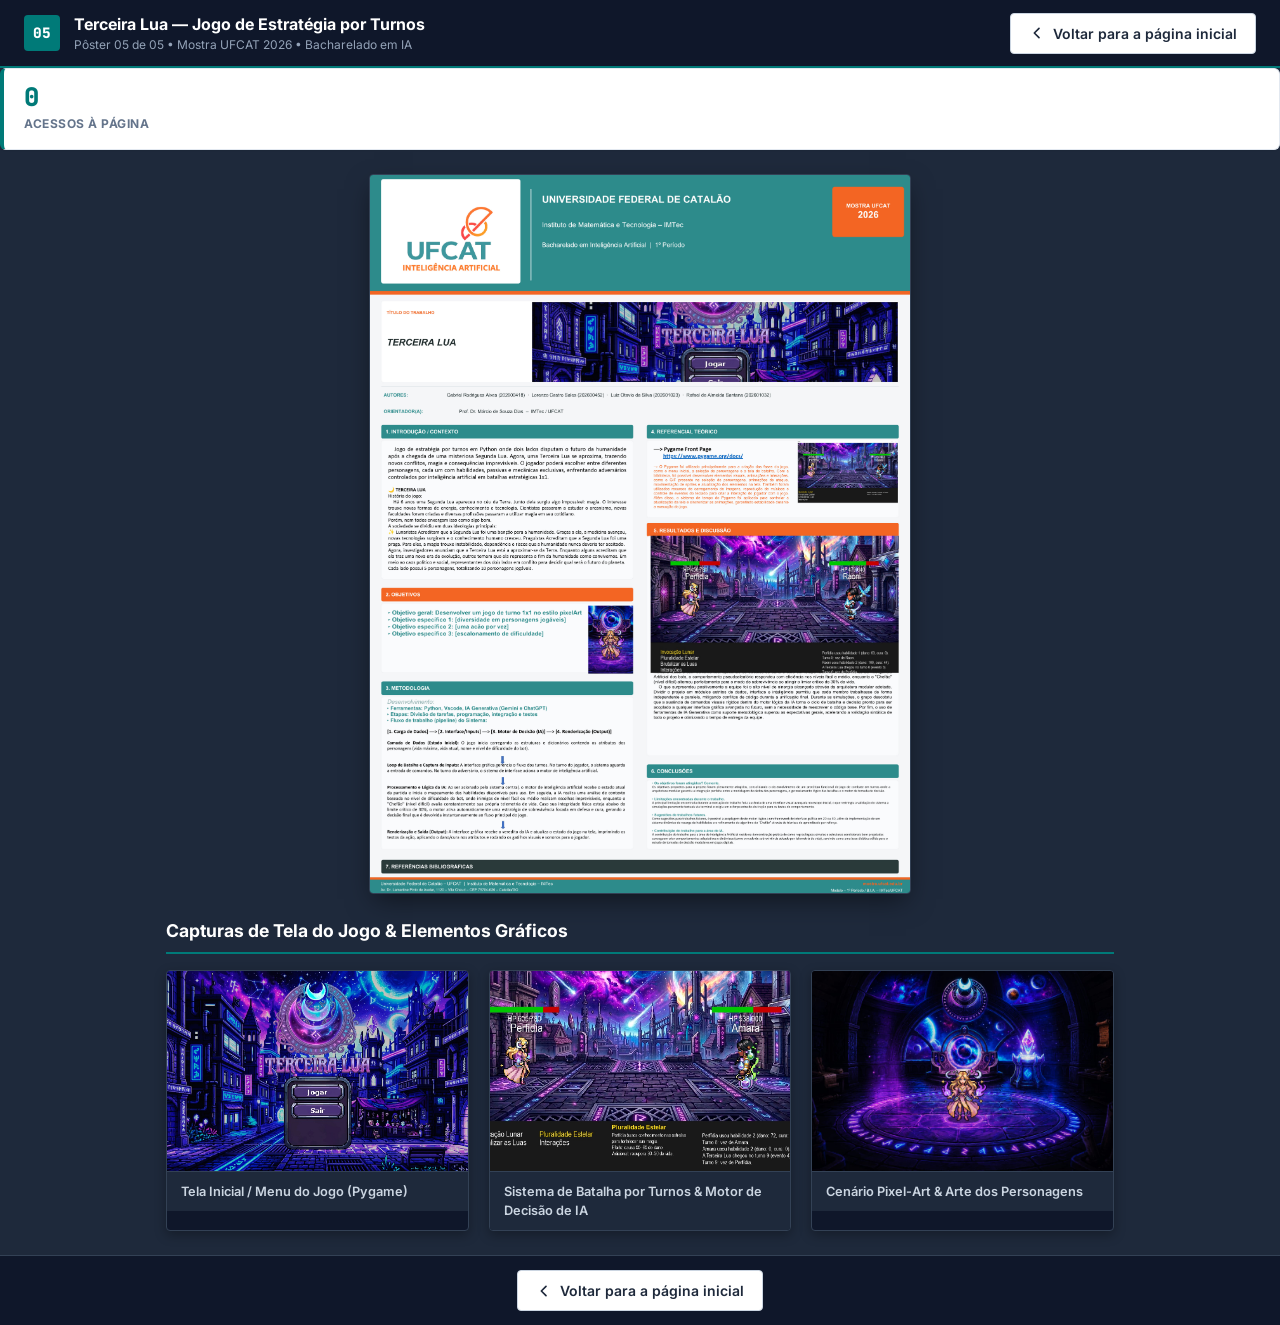
<file: view-terceira-lua.html>
<!DOCTYPE html>
<html lang="pt-BR">
<head>
    <meta charset="UTF-8">
    <meta name="viewport" content="width=device-width, initial-scale=1.0">
    <meta name="description" content="Pôster e Galeria do Jogo: Terceira Lua — Mostra UFCAT 2026">
    <meta name="robots" content="noindex, nofollow">
    <title>Terceira Lua — Posters BIA | Mostra UFCAT 2026</title>
    <link rel="preconnect" href="https://fonts.googleapis.com">
    <link rel="preconnect" href="https://fonts.gstatic.com" crossorigin>
    <link href="https://fonts.googleapis.com/css2?family=Inter:wght@400;500;600;700;800;900&family=JetBrains+Mono:wght@500;700&display=swap" rel="stylesheet">
    <link rel="stylesheet" href="style.css">
<script async src="https://www.googletagmanager.com/gtag/js?id=G-COLOCAREI_O_ID_AQUI"></script>
<script>
  window.dataLayer = window.dataLayer || [];
  function gtag(){dataLayer.push(arguments);}
  gtag('js', new Date());
  gtag('config', 'G-COLOCAREI_O_ID_AQUI');
</script>
</head>
<body oncontextmenu="return false;" ondragstart="return false;" onselectstart="return false;">

    <div class="viewer-page">

        <!-- Barra Superior do Visualizador -->
        <nav class="viewer-topbar">
            <div class="topbar-left">
                <span class="poster-number">05</span>
                <div>
                    <div class="topbar-title">Terceira Lua — Jogo de Estratégia por Turnos</div>
                    <div class="topbar-subtitle">Pôster 05 de 05 • Mostra UFCAT 2026 • Bacharelado em IA</div>
                </div>
            </div>
            <div>
                <a href="index.html" class="btn btn-back">
                    <svg xmlns="http://www.w3.org/2000/svg" width="16" height="16" fill="none" viewBox="0 0 24 24" stroke="currentColor" stroke-width="2.5"><path stroke-linecap="round" stroke-linejoin="round" d="M15 19l-7-7 7-7"/></svg>
                    Voltar para a página inicial
                </a>
            </div>
        </nav>
    <div class="stat-item teal-border">
        <div class="stat-value teal" id="counter-view-terceira-lua">0</div>
        <div class="stat-label">Acessos à página</div>
    </div>

        <!-- Exibição do Pôster Principal -->
        <div class="poster-viewport">
            <div class="poster-frame">
                <div class="poster-protection-overlay"></div>
                <img src="img-terceira-lua.jpg" alt="Pôster: Terceira Lua — Mostra UFCAT 2026" draggable="false">
            </div>
        </div>

        <!-- Galeria de Imagens e Screenshots do Jogo -->
        <div class="content-section-block">
            <h3 class="section-subheading">
                Capturas de Tela do Jogo & Elementos Gráficos
            </h3>

            <div class="game-gallery-grid">
                <div class="game-gallery-card">
                    <img src="terceira-lua-menu.png" alt="Menu Principal do Jogo Terceira Lua">
                    <div class="game-gallery-caption">Tela Inicial / Menu do Jogo (Pygame)</div>
                </div>
                <div class="game-gallery-card">
                    <img src="terceira-lua-batalha.png" alt="Interface de Batalha por Turnos no Terceira Lua">
                    <div class="game-gallery-caption">Sistema de Batalha por Turnos & Motor de Decisão de IA</div>
                </div>
                <div class="game-gallery-card">
                    <img src="terceira-lua-arena.jpeg" alt="Cenário e Arena Mágica do Terceira Lua">
                    <div class="game-gallery-caption">Cenário Pixel-Art & Arte dos Personagens</div>
                </div>
            </div>
        </div>

        <!-- Rodapé do Visualizador -->
        <div class="viewer-bottom">
            <a href="index.html" class="btn btn-back">
                <svg xmlns="http://www.w3.org/2000/svg" width="16" height="16" fill="none" viewBox="0 0 24 24" stroke="currentColor" stroke-width="2.5"><path stroke-linecap="round" stroke-linejoin="round" d="M15 19l-7-7 7-7"/></svg>
                Voltar para a página inicial
            </a>
        </div>

    </div>

    <script>
        document.addEventListener('keydown', function(e) {
            if ((e.ctrlKey || e.metaKey) && (e.key === 's' || e.key === 'S' || e.key === 'p' || e.key === 'P' || e.key === 'u' || e.key === 'U')) {
                e.preventDefault();
            }
            if (e.key === 'F12' || ((e.ctrlKey || e.metaKey) && e.shiftKey && (e.key === 'I' || e.key === 'i' || e.key === 'J' || e.key === 'j' || e.key === 'C' || e.key === 'c'))) {
                e.preventDefault();
            }
        });
        document.addEventListener('contextmenu', function(e) { e.preventDefault(); });
    </script>
    <script src="counter.js"></script>
</body>
</html>
</file>
<file: style.css>
/* ============================================================
   PORTAL INSTITUCIONAL — UFCAT (UNIVERSIDADE FEDERAL DE CATALÃO)
   Mostra UFCAT 2026 — Bacharelado em Inteligência Artificial (BIA)
   
   Design Visual: Institucional, Limpo, Profissional e Acessível.
   Sem efeitos de IA, sem neon, sem glassmorphism, sem sombras fortes.
   ============================================================ */

:root {
    /* Cores Institucionais UFCAT */
    --ufcat-teal: #007a78;
    --ufcat-teal-dark: #005a58;
    --ufcat-teal-light: #e6f4f4;
    --ufcat-green: #3a9e7e;
    --ufcat-orange: #d96414;
    --ufcat-orange-dark: #b54d09;
    --ufcat-orange-light: #fef4ec;

    /* Superfícies Neutras */
    --bg-page: #f8fafc;
    --bg-surface: #ffffff;
    --bg-subtle: #f1f5f9;
    --bg-header-top: #005a58;
    --bg-footer: #0f172a;

    /* Tipografia e Texto */
    --text-main: #1e293b;
    --text-heading: #0f172a;
    --text-muted: #64748b;
    --text-light: #94a3b8;
    --text-inverse: #ffffff;

    /* Bordas e Separações */
    --border-color: #cbd5e1;
    --border-light: #e2e8f0;
    --border-teal: #99d5d3;
    --border-orange: #fcd3b6;

    /* Fontes */
    --font-sans: 'Inter', -apple-system, BlinkMacSystemFont, 'Segoe UI', Roboto, sans-serif;
    --font-mono: 'JetBrains Mono', monospace;

    /* Raios de Borda Institucionais (Discretos) */
    --radius-sm: 4px;
    --radius-md: 6px;
    --radius-lg: 8px;

    /* Sombras Discretas */
    --shadow-sm: 0 1px 2px 0 rgba(0, 0, 0, 0.05);
    --shadow-md: 0 4px 6px -1px rgba(0, 0, 0, 0.08), 0 2px 4px -1px rgba(0, 0, 0, 0.04);
}

/* Reset Padrão */
*, *::before, *::after {
    margin: 0;
    padding: 0;
    box-sizing: border-box;
}

html {
    scroll-behavior: smooth;
    font-size: 16px;
}

body {
    font-family: var(--font-sans);
    background-color: var(--bg-page);
    color: var(--text-main);
    line-height: 1.5;
    min-height: 100vh;
    display: flex;
    flex-direction: column;
}

a {
    color: inherit;
    text-decoration: none;
}

img {
    max-width: 100%;
    height: auto;
    display: block;
}

/* Topbar Institucional Superior */
.gov-bar {
    background-color: var(--bg-header-top);
    color: var(--text-inverse);
    font-size: 0.75rem;
    font-weight: 600;
    letter-spacing: 0.5px;
    padding: 8px 0;
    border-bottom: 3px solid var(--ufcat-orange);
}

.gov-bar .container {
    display: flex;
    align-items: center;
    justify-content: space-between;
}

.gov-brand {
    text-transform: uppercase;
    color: #ffffff;
    font-weight: 700;
}

.gov-dept {
    color: rgba(255, 255, 255, 0.85);
}

/* Container Principal */
.container {
    width: 100%;
    max-width: 1060px;
    margin: 0 auto;
    padding: 0 20px;
}

/* Cabeçalho Institucional */
.header {
    background-color: var(--bg-surface);
    border-bottom: 1px solid var(--border-light);
    padding: 32px 0 28px;
    box-shadow: var(--shadow-sm);
}

.header-content {
    display: flex;
    align-items: center;
    gap: 32px;
}

.logo-wrapper {
    flex-shrink: 0;
    background: #ffffff;
    padding: 12px 16px;
    border: 1px solid var(--border-light);
    border-radius: var(--radius-md);
}

.official-logo {
    max-width: 210px;
    height: auto;
}

.header-text {
    flex: 1;
}

.institution-tagline {
    font-size: 0.8rem;
    font-weight: 700;
    color: var(--ufcat-teal);
    text-transform: uppercase;
    letter-spacing: 1px;
    margin-bottom: 4px;
}

.hero-title {
    font-size: 2.1rem;
    font-weight: 800;
    color: var(--text-heading);
    line-height: 1.2;
    margin-bottom: 6px;
}

.hero-title .line-teal {
    color: var(--ufcat-teal);
}

.hero-title .line-orange {
    color: var(--ufcat-orange);
}

.hero-subtitle {
    font-size: 0.95rem;
    color: var(--text-muted);
    margin-bottom: 14px;
}

/* Metadata Chips */
.info-chips {
    display: flex;
    align-items: center;
    gap: 8px;
    flex-wrap: wrap;
}

.chip {
    display: inline-flex;
    align-items: center;
    gap: 6px;
    padding: 4px 10px;
    border-radius: var(--radius-sm);
    font-size: 0.75rem;
    font-weight: 600;
    background: var(--bg-subtle);
    color: var(--text-main);
    border: 1px solid var(--border-light);
}

.chip-dot {
    width: 6px;
    height: 6px;
    border-radius: 50%;
}

.chip-dot.teal { background: var(--ufcat-teal); }
.chip-dot.orange { background: var(--ufcat-orange); }

/* Conteúdo Principal */
.main-content {
    flex: 1;
    padding: 32px 0 48px;
}

/* Painel de Estatísticas */
.stats-row {
    display: grid;
    grid-template-columns: repeat(3, 1fr);
    gap: 16px;
    margin-bottom: 32px;
}

.stat-item {
    background: var(--bg-surface);
    border: 1px solid var(--border-light);
    border-radius: var(--radius-md);
    padding: 16px 20px;
    border-left: 4px solid var(--ufcat-teal);
    box-shadow: var(--shadow-sm);
}

.stat-item.orange-border {
    border-left-color: var(--ufcat-orange);
}

.stat-value {
    font-size: 1.6rem;
    font-weight: 800;
    font-family: var(--font-mono);
    line-height: 1;
}

.stat-value.teal { color: var(--ufcat-teal); }
.stat-value.orange { color: var(--ufcat-orange); }

.stat-label {
    font-size: 0.75rem;
    color: var(--text-muted);
    font-weight: 700;
    margin-top: 4px;
    text-transform: uppercase;
    letter-spacing: 0.5px;
}

/* Divisor */
.divider {
    height: 1px;
    background-color: var(--border-light);
    margin: 28px 0;
}

/* Grid de 2 Colunas */
.columns-grid {
    display: grid;
    grid-template-columns: 1fr 1fr;
    gap: 32px;
    align-items: start;
}

.column-section {
    display: flex;
    flex-direction: column;
}

/* Cabeçalho de Seção */
.section-header {
    display: flex;
    align-items: center;
    justify-content: space-between;
    padding-bottom: 12px;
    margin-bottom: 18px;
    border-bottom: 2px solid var(--ufcat-teal);
}

.section-label {
    font-size: 1.15rem;
    font-weight: 800;
    color: var(--text-heading);
}

/* Lista de Pôsteres Institucional */
.poster-list {
    display: flex;
    flex-direction: column;
    gap: 16px;
}

.poster-card {
    display: grid;
    grid-template-columns: 48px 1fr auto;
    align-items: center;
    gap: 16px;
    padding: 16px 18px;
    background: var(--bg-surface);
    border: 1px solid var(--border-light);
    border-radius: var(--radius-md);
    box-shadow: var(--shadow-sm);
    transition: background-color 0.15s ease, border-color 0.15s ease;
}

.poster-card:hover {
    background-color: var(--ufcat-teal-light);
    border-color: var(--border-teal);
}

.card-num {
    display: flex;
    align-items: center;
    justify-content: center;
    width: 42px;
    height: 42px;
    border-radius: var(--radius-sm);
    font-family: var(--font-mono);
    font-size: 0.95rem;
    font-weight: 800;
}

.card-num.c-teal {
    background: var(--ufcat-teal-light);
    color: var(--ufcat-teal);
    border: 1px solid var(--border-teal);
}

.card-num.c-orange {
    background: var(--ufcat-orange-light);
    color: var(--ufcat-orange);
    border: 1px solid var(--border-orange);
}

.card-info {
    min-width: 0;
}

.card-title {
    font-size: 1rem;
    font-weight: 700;
    color: var(--text-heading);
    margin-bottom: 4px;
    line-height: 1.3;
}

.poster-card:hover .card-title {
    color: var(--ufcat-teal-dark);
}

.card-desc {
    font-size: 0.825rem;
    color: var(--text-muted);
    display: flex;
    align-items: center;
    gap: 8px;
    flex-wrap: wrap;
}

/* Tags */
.tag {
    display: inline-block;
    padding: 2px 7px;
    border-radius: var(--radius-sm);
    font-size: 0.68rem;
    font-weight: 700;
    text-transform: uppercase;
    letter-spacing: 0.5px;
}

.tag-ufcat {
    background: var(--ufcat-teal-light);
    color: var(--ufcat-teal-dark);
    border: 1px solid var(--border-teal);
}

.tag-orange {
    background: var(--ufcat-orange-light);
    color: var(--ufcat-orange-dark);
    border: 1px solid var(--border-orange);
}

/* Seta dos Cards */
.card-arrow {
    display: flex;
    align-items: center;
    gap: 4px;
    font-size: 0.8rem;
    font-weight: 600;
    color: var(--ufcat-teal);
}

.card-arrow svg {
    width: 14px;
    height: 14px;
    transition: transform 0.15s ease;
}

.poster-card:hover .card-arrow svg {
    transform: translateX(3px);
}

/* Botões */
.btn {
    display: inline-flex;
    align-items: center;
    gap: 8px;
    padding: 9px 18px;
    border-radius: var(--radius-sm);
    font-family: var(--font-sans);
    font-size: 0.875rem;
    font-weight: 600;
    cursor: pointer;
    border: 1px solid transparent;
    transition: background-color 0.15s ease, border-color 0.15s ease;
}

.btn-primary {
    background-color: var(--ufcat-orange);
    color: #ffffff;
    border-color: var(--ufcat-orange-dark);
}

.btn-primary:hover {
    background-color: var(--ufcat-orange-dark);
}

.btn-back {
    background-color: var(--bg-surface);
    color: var(--text-main);
    border-color: var(--border-color);
}

.btn-back:hover {
    background-color: var(--bg-subtle);
    border-color: var(--text-muted);
}

/* Rodapé Institucional */
.footer {
    background-color: var(--bg-footer);
    color: #cbd5e1;
    padding: 36px 0;
    border-top: 4px solid var(--ufcat-teal);
    margin-top: auto;
    font-size: 0.875rem;
}

.footer .container {
    display: flex;
    flex-direction: column;
    align-items: center;
    text-align: center;
    gap: 12px;
}

.footer p {
    line-height: 1.6;
}

.footer strong {
    color: #ffffff;
}

.footer a {
    color: #38bdf8;
    text-decoration: underline;
}

.footer a:hover {
    color: #7dd3fc;
}

/* ===== Estilos das Páginas de Visualização (Viewer) ===== */
.viewer-page {
    min-height: 100vh;
    display: flex;
    flex-direction: column;
    background-color: #1e293b;
    color: #f8fafc;
}

.viewer-topbar {
    background-color: #0f172a;
    border-bottom: 2px solid var(--ufcat-teal);
    padding: 12px 24px;
    display: flex;
    align-items: center;
    justify-content: space-between;
    gap: 16px;
}

.topbar-left {
    display: flex;
    align-items: center;
    gap: 14px;
}

.poster-number {
    display: flex;
    align-items: center;
    justify-content: center;
    width: 36px;
    height: 36px;
    border-radius: var(--radius-sm);
    background: var(--ufcat-teal);
    color: #ffffff;
    font-family: var(--font-mono);
    font-weight: 800;
    font-size: 0.9rem;
}

.topbar-title {
    font-size: 1rem;
    font-weight: 700;
    color: #ffffff;
}

.topbar-subtitle {
    font-size: 0.75rem;
    color: #94a3b8;
}

.live-app-banner {
    background-color: #0f172a;
    border: 1px solid #334155;
    border-left: 4px solid var(--ufcat-orange);
    padding: 14px 20px;
    margin: 16px auto 0;
    max-width: 960px;
    width: calc(100% - 32px);
    border-radius: var(--radius-sm);
    display: flex;
    align-items: center;
    justify-content: space-between;
    gap: 16px;
}

.live-app-title {
    font-size: 0.9rem;
    font-weight: 700;
    color: #ffffff;
}

.live-app-desc {
    font-size: 0.8rem;
    color: #94a3b8;
}

.poster-viewport {
    flex: 1;
    display: flex;
    flex-direction: column;
    align-items: center;
    justify-content: center;
    padding: 24px;
    gap: 32px;
}

.poster-frame {
    position: relative;
    max-width: 100%;
    max-height: calc(100vh - 180px);
    background: #0f172a;
    border: 1px solid #334155;
    border-radius: var(--radius-sm);
    box-shadow: 0 10px 25px -5px rgba(0, 0, 0, 0.5);
    overflow: hidden;
}

.poster-frame img {
    display: block;
    max-width: 100%;
    max-height: calc(100vh - 180px);
    object-fit: contain;
    user-select: none;
    -webkit-user-select: none;
    pointer-events: none;
}

.poster-protection-overlay {
    position: absolute;
    inset: 0;
    z-index: 20;
    background: transparent;
    cursor: default;
}

/* ===== Seção Complementar: PDF & Galeria de Imagens ===== */
.content-section-block {
    width: 100%;
    max-width: 980px;
    margin: 0 auto;
    padding: 0 16px 24px;
}

.section-subheading {
    font-size: 1.1rem;
    font-weight: 700;
    color: #ffffff;
    margin-bottom: 16px;
    display: flex;
    align-items: center;
    gap: 10px;
    padding-bottom: 8px;
    border-bottom: 2px solid var(--ufcat-teal);
}

/* PDF Embedded Container & Grid */
.pdf-embed-wrapper {
    width: 100%;
    height: 600px;
    border: 1px solid #334155;
    border-radius: var(--radius-sm);
    overflow: hidden;
    background: #0f172a;
    margin-bottom: 24px;
}

.pdf-embed-object {
    width: 100%;
    height: 100%;
    border: none;
}

.pdf-pages-grid {
    display: grid;
    grid-template-columns: repeat(auto-fit, minmax(280px, 1fr));
    gap: 16px;
    width: 100%;
}

.pdf-page-card {
    background: #0f172a;
    border: 1px solid #334155;
    border-radius: var(--radius-sm);
    padding: 8px;
    overflow: hidden;
}

.pdf-page-card img {
    width: 100%;
    height: auto;
    border-radius: 2px;
    display: block;
}

.pdf-page-caption {
    font-size: 0.75rem;
    font-weight: 600;
    color: #94a3b8;
    text-align: center;
    margin-top: 6px;
}

/* Galeria de Screenshots do Jogo (Terceira Lua) */
.game-gallery-grid {
    display: grid;
    grid-template-columns: repeat(auto-fit, minmax(290px, 1fr));
    gap: 20px;
    width: 100%;
}

.game-gallery-card {
    background: #0f172a;
    border: 1px solid #334155;
    border-radius: var(--radius-sm);
    overflow: hidden;
    box-shadow: 0 4px 12px rgba(0, 0, 0, 0.3);
    transition: border-color 0.15s ease;
}

.game-gallery-card:hover {
    border-color: var(--ufcat-teal);
}

.game-gallery-card img {
    width: 100%;
    height: 200px;
    object-fit: cover;
    display: block;
}

.game-gallery-caption {
    padding: 10px 14px;
    font-size: 0.8rem;
    font-weight: 600;
    color: #cbd5e1;
    border-top: 1px solid #334155;
    background: #1e293b;
}

.viewer-bottom {
    background-color: #0f172a;
    border-top: 1px solid #334155;
    padding: 14px 24px;
    display: flex;
    align-items: center;
    justify-content: center;
    gap: 16px;
}

/* Controles de Navegação de Slides */
.viewer-section-header {
    display: flex;
    align-items: center;
    justify-content: space-between;
    width: 100%;
    max-width: 960px;
    margin-bottom: 12px;
}

.viewer-section-title {
    font-size: 1.15rem;
    font-weight: 700;
    color: #ffffff;
}

.slide-indicator {
    font-family: var(--font-mono);
    font-size: 0.85rem;
    font-weight: 700;
    color: #38bdf8;
    background: rgba(56, 189, 248, 0.1);
    border: 1px solid rgba(56, 189, 248, 0.3);
    padding: 4px 12px;
    border-radius: var(--radius-sm);
}

.slide-frame {
    width: 100%;
    max-width: 960px;
    display: flex;
    align-items: center;
    justify-content: center;
    background-color: #0b1120;
}

.slide-frame img {
    max-height: calc(100vh - 240px);
    max-width: 100%;
    object-fit: contain;
}

.slide-nav-controls {
    display: flex;
    align-items: center;
    justify-content: space-between;
    width: 100%;
    max-width: 960px;
    gap: 16px;
    margin-top: 12px;
    flex-wrap: wrap;
}

.slide-dots {
    display: flex;
    align-items: center;
    gap: 8px;
    overflow-x: auto;
    padding: 6px 4px;
}

.slide-dot {
    width: 10px;
    height: 10px;
    border-radius: 50%;
    background-color: #475569;
    cursor: pointer;
    transition: background-color 0.2s ease, transform 0.2s ease;
    border: none;
    padding: 0;
}

.slide-dot:hover {
    background-color: #94a3b8;
}

.slide-dot.active {
    background-color: var(--ufcat-orange);
    transform: scale(1.3);
}

.pdf-page-card {
    cursor: pointer;
    transition: border-color 0.2s ease, transform 0.15s ease;
}

.pdf-page-card:hover {
    border-color: var(--ufcat-teal);
    transform: translateY(-2px);
}

.pdf-page-card.active-card {
    border-color: var(--ufcat-orange);
    box-shadow: 0 0 0 2px var(--ufcat-orange);
}

/* Responsividade Institucional */
@media (max-width: 860px) {
    .columns-grid {
        grid-template-columns: 1fr;
        gap: 32px;
    }
}

@media (max-width: 768px) {
    .header-content {
        flex-direction: column;
        text-align: center;
        gap: 16px;
    }
    .logo-wrapper {
        margin: 0 auto;
    }
    .hero-title {
        font-size: 1.6rem;
    }
    .info-chips {
        justify-content: center;
    }
    .stats-row {
        grid-template-columns: 1fr;
    }
    .poster-card {
        grid-template-columns: 40px 1fr;
        gap: 12px;
        padding: 14px 16px;
    }
    .card-arrow {
        display: none;
    }
    .live-app-banner {
        flex-direction: column;
        text-align: center;
    }
    .viewer-topbar {
        flex-direction: column;
        align-items: flex-start;
    }
    .pdf-embed-wrapper {
        height: 420px;
    }
    .slide-nav-controls {
        justify-content: center;
    }
    .slide-dots {
        order: 3;
        width: 100%;
        justify-content: center;
    }
}
</file>
